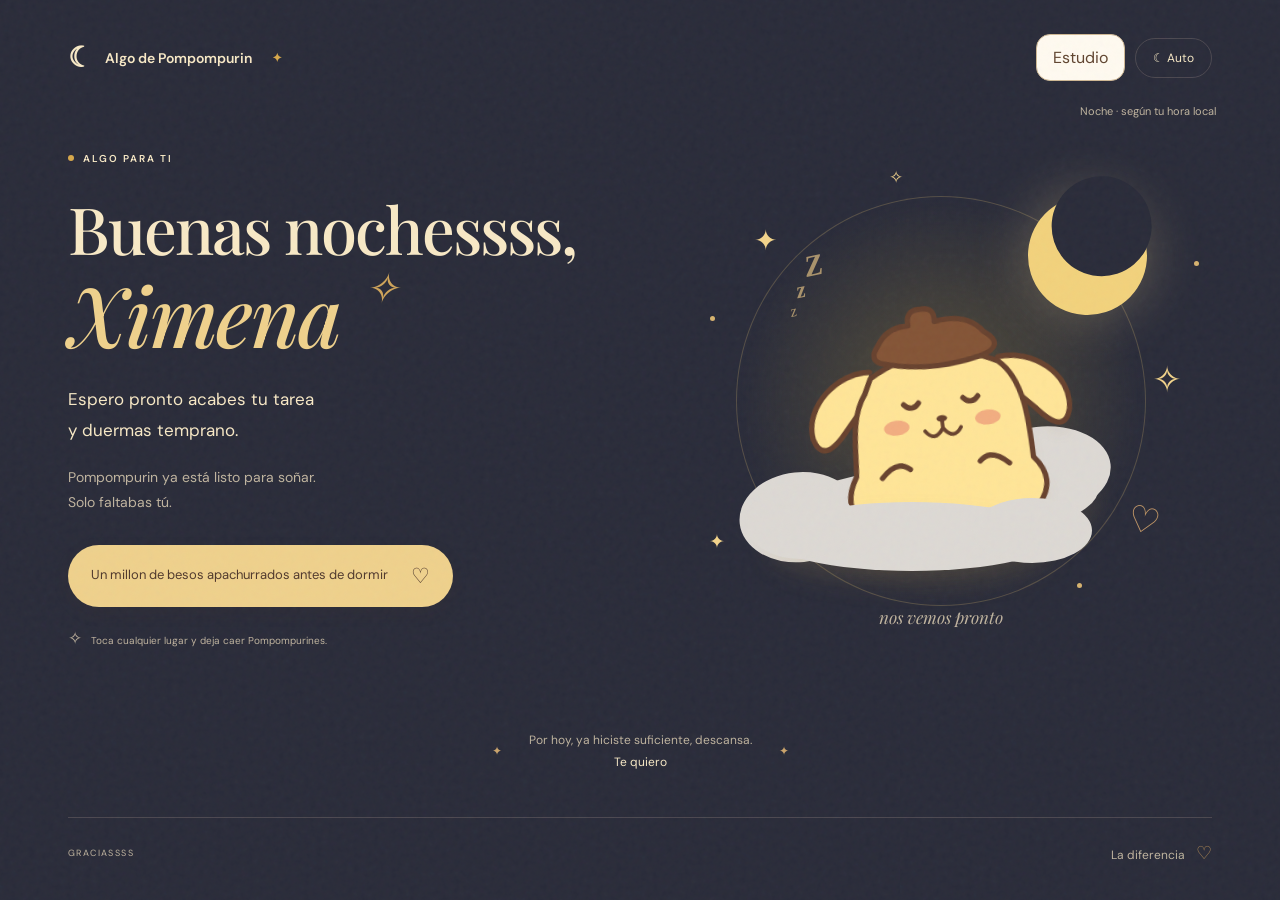
<file: index.html>
<!doctype html>
<html lang="es"><head><meta charset="utf-8"><meta name="viewport" content="width=device-width,initial-scale=1"><meta name="theme-color" content="#fff8e7"><title>Buenas nochessssss, Ximena · Dulces sueños</title><meta name="description" content="Un pequeño rincón de estrellas, música y Pompompurin para desearte buenas noches."><link rel="icon" type="image/svg+xml" href="favicon.svg"><link rel="stylesheet" href="style.css"><link rel="stylesheet" href="estudio.css"></head>
<body>
<svg width="0" height="0" aria-hidden="true" class="definitions"><defs><symbol id="purin" viewBox="0 0 300 290"><g stroke="#68422e" stroke-width="5" stroke-linecap="round" stroke-linejoin="round"><path fill="#ffe597" d="M89 92C61 88 24 116 29 148Q36 174 62 143L79 124M210 92C242 88 277 116 271 148Q264 174 239 143L221 124"/><path fill="#ffe597" d="M82 112C66 133 68 162 65 188Q44 220 77 244L68 260Q77 277 110 260Q150 273 191 260Q225 277 234 260L223 242Q255 217 232 189C232 151 231 115 210 96Q150 64 89 98Z"/><path fill="#845436" d="M104 86Q88 82 100 68Q110 52 130 53Q129 38 143 39Q157 38 155 52Q186 47 200 67Q220 82 194 89Q146 99 104 86Z"/><path fill="none" d="M89 192q16-16 27-5M209 192q-16-16-27-5"/><path fill="none" d="M117 126q7 8 14 0M173 126q7 8 14 0"/><ellipse cx="151" cy="143" rx="5" ry="3" fill="#68422e" stroke="none"/><path fill="none" stroke-width="3.5" d="M151 145v7q-9 13-17 1m17-1q9 13 17 1"/><ellipse cx="108" cy="147" rx="12" ry="7" fill="#f2ad80" stroke="none"/><ellipse cx="194" cy="147" rx="12" ry="7" fill="#f2ad80" stroke="none"/></g></symbol><symbol id="star" viewBox="0 0 24 24"><path d="m12 1 3.1 7.5L23 12l-7.9 3.2L12 23l-3.3-7.8L1 12l7.7-3.5Z" fill="currentColor"/></symbol></defs></svg>
<div class="grain" aria-hidden="true"></div><div id="rain" aria-hidden="true"></div>
<header><a class="brand" href="#" aria-label="Inicio"><span class="brand-icon">☾</span> Algo de Pompompurin<span class="brand-dot">✦</span></a><a class="study-link" href="estudio.html?v=da89c694f4">Estudio</a><button id="night" class="mode" aria-pressed="false">☾ <span>Luz de luna</span></button></header>
<main><section class="hero"><div class="copy"><div class="eyebrow"><span></span> ALGO PARA TI</div><h1>Buenas nochessss,<br><em>Ximena<span class="title-star">✧</span></em></h1><p class="intro">Espero pronto acabes tu tarea <br class="desktop"> y duermas temprano.</p><p class="subcopy">Pompompurin ya está listo para soñar.<br>Solo faltabas tú.</p><button class="primary" id="wish">Un millon de besos apachurrados antes de dormir <span>♡</span></button><div class="tap-hint"><span>✧</span> Toca cualquier lugar y deja caer Pompompurines.</div></div>
<div class="art" role="img" aria-label="Pompompurin descansando sobre una nube, rodeado de estrellas y una luna creciente"><div class="orbit"></div><div class="moon"></div><span class="art-star s1">✦</span><span class="art-star s2">✧</span><span class="art-star s3">✦</span><span class="art-star s4">✧</span><span class="dot d1"></span><span class="dot d2"></span><span class="dot d3"></span><span class="sleep">z <b>z</b> <strong>Z</strong></span><div class="cloud cloud-back"></div><svg class="main-purin" viewBox="0 0 300 290"><use href="#purin"/></svg><div class="cloud cloud-front"></div><span class="little-heart">♡</span><span class="art-note">nos vemos pronto</span></div></section>
<audio id="audio" preload="auto" autoplay loop hidden aria-hidden="true"></audio>
<div class="closing"><span>✦</span><p>Por hoy, ya hiciste suficiente, descansa.<br><strong>Te quiero</strong></p><span>✦</span></div></main>
<footer><span>GRACIASSSS</span><span>La diferencia <span class="footer-heart">♡</span></span></footer>
<dialog id="letter"><button id="close" aria-label="Cerrar mensaje">×</button>
    <div class="letter-star">☾</div>
    <p class="eyebrow">UN BESO APACHURRADO PARA TI</p>
    <h2>Descansa bonito,<br>Ximena.</h2>
    <p>Gracias por compartir música, tiempo, espacio y vida conmigo</p>
    <svg viewBox="0 0 300 290">
        <use href="#purin"/>
    </svg>
    <p class="signature">Estoy muy agradecido</p>
</dialog><script src="music-config.js"></script><script src="app.js"></script><script src="scene.js"></script></body></html>
</file>
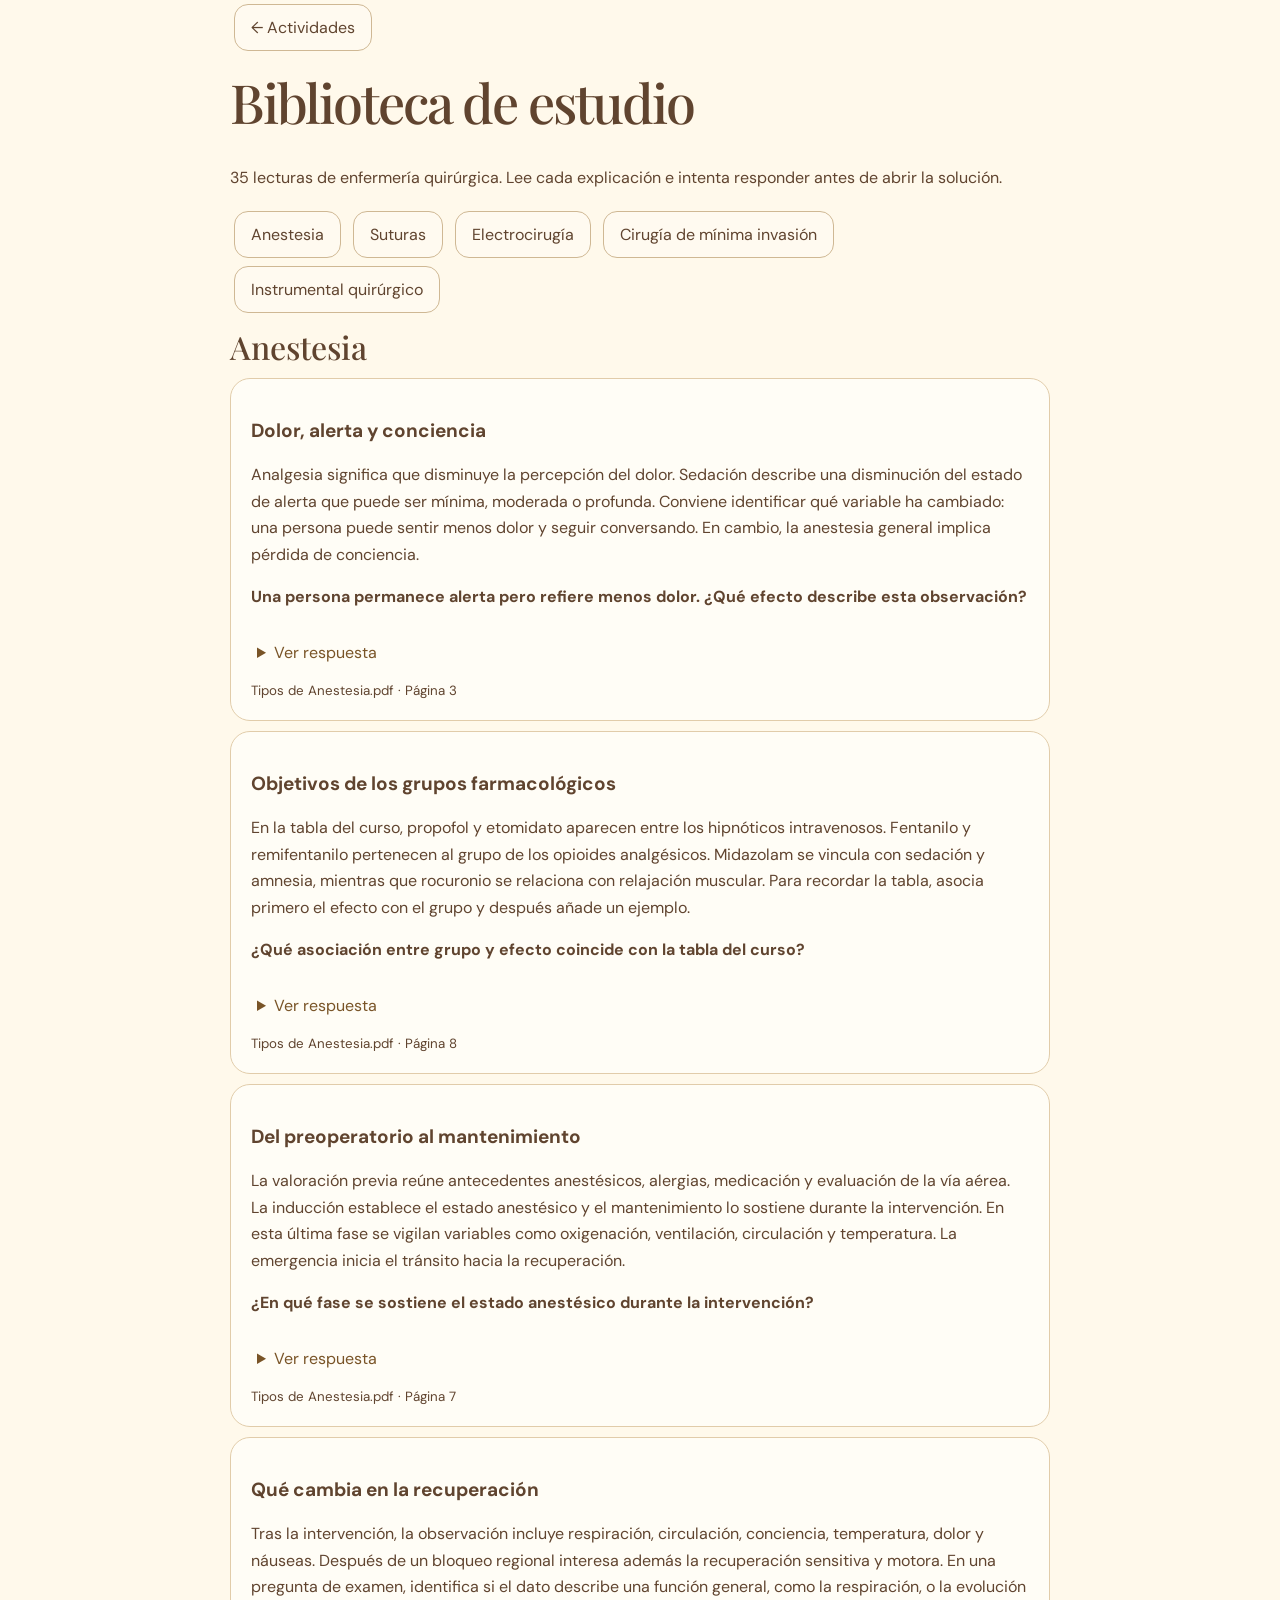
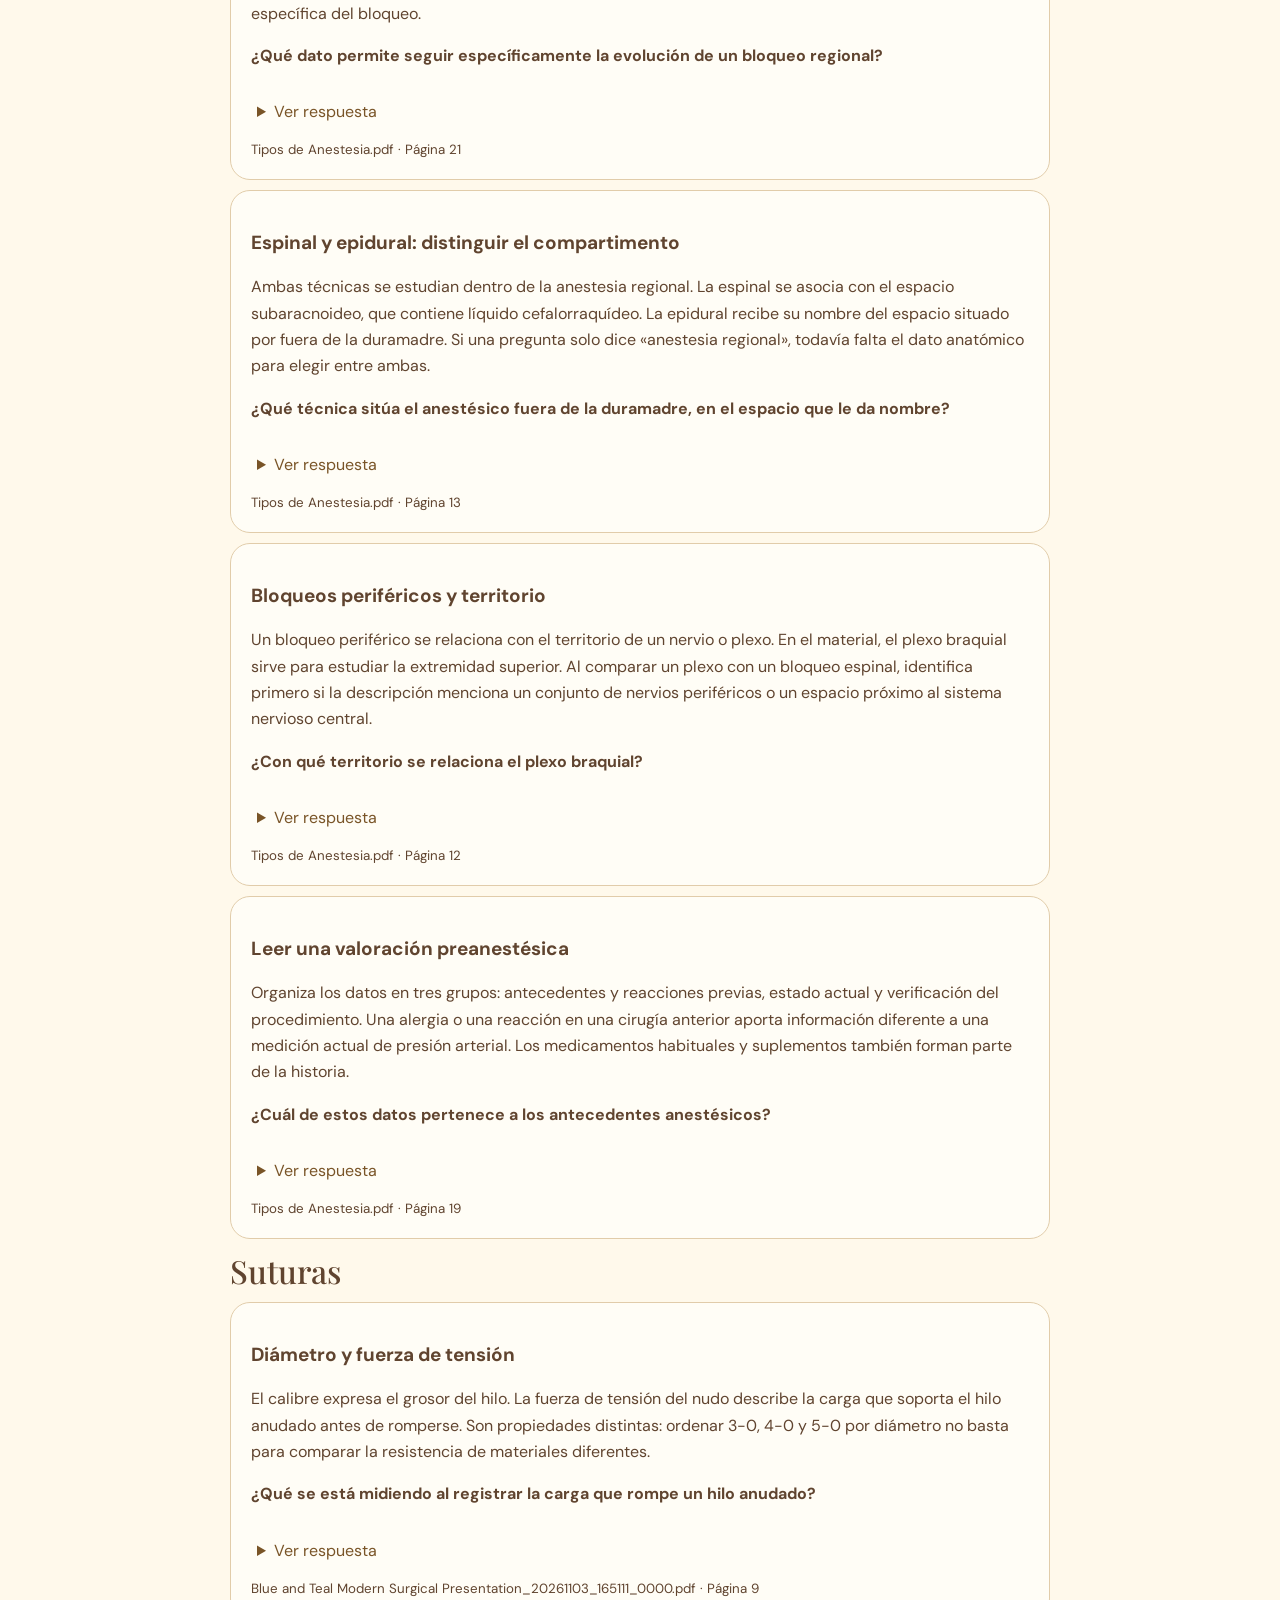
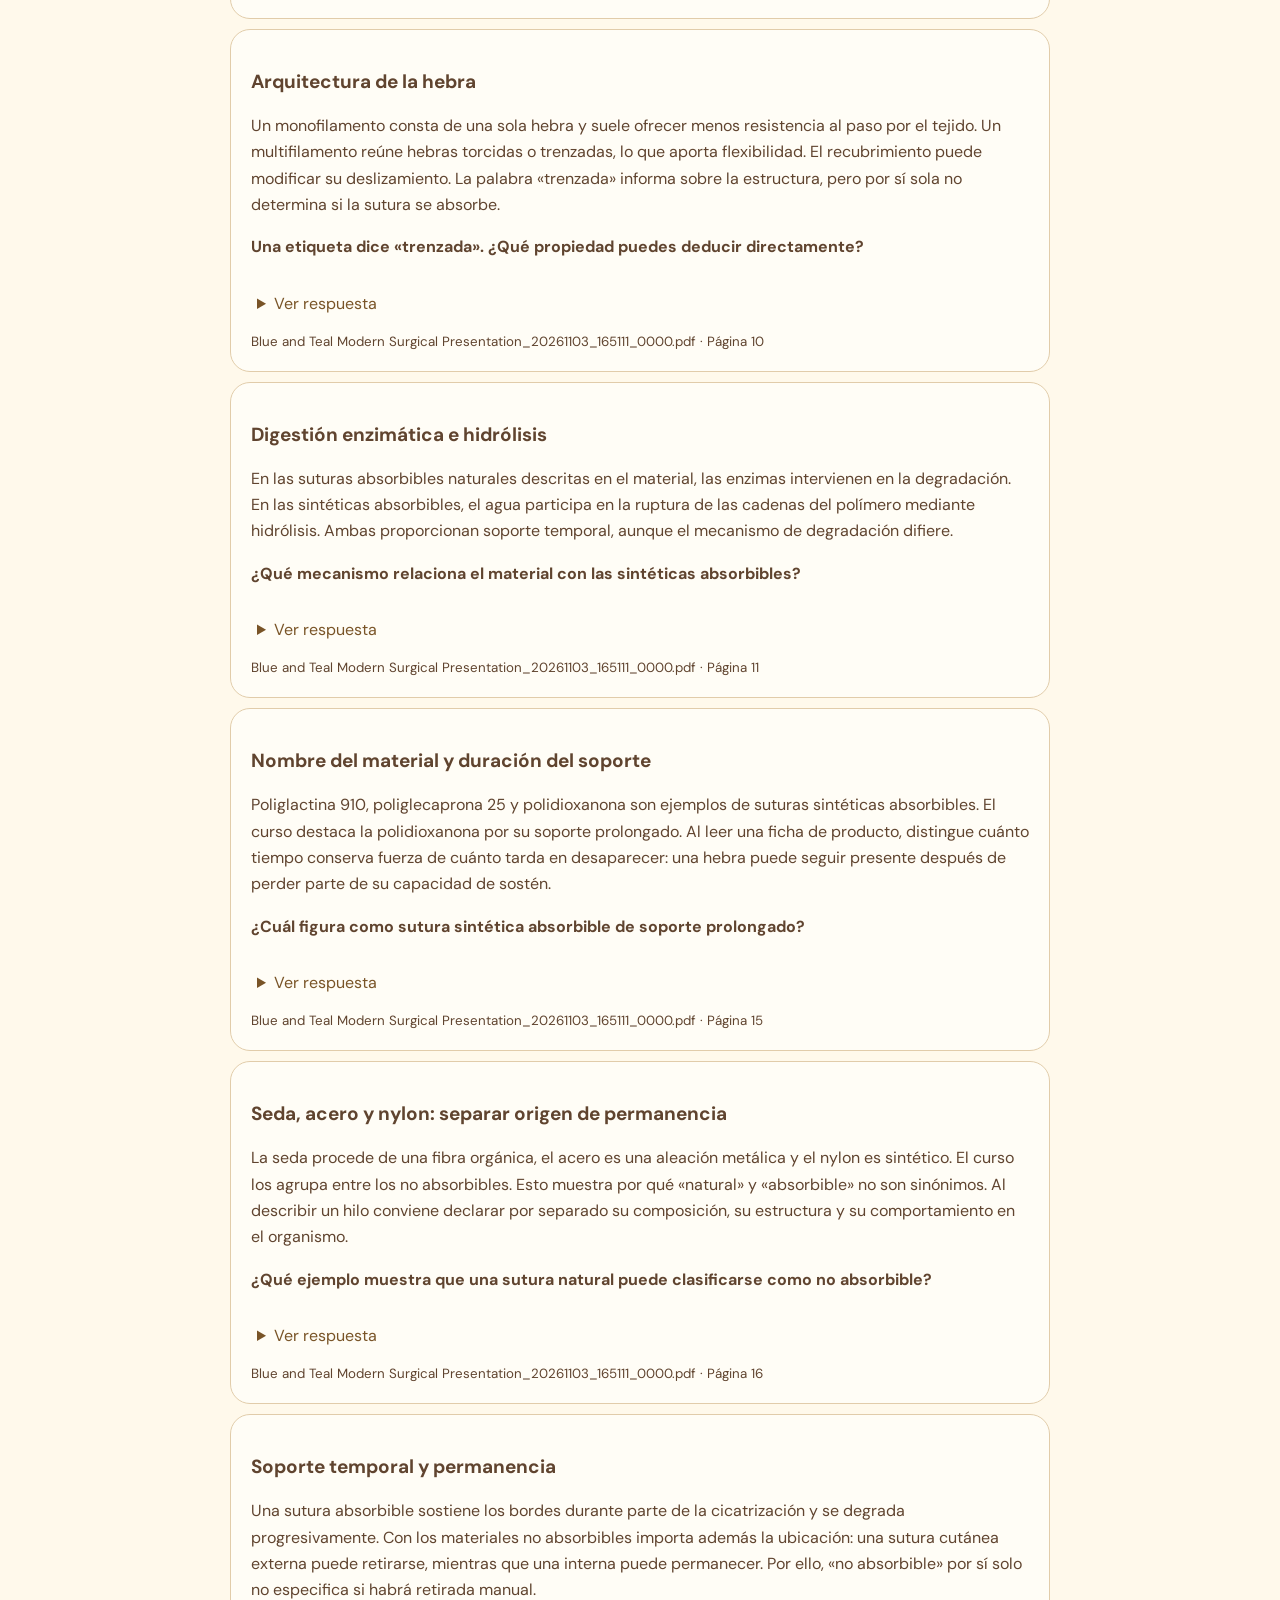
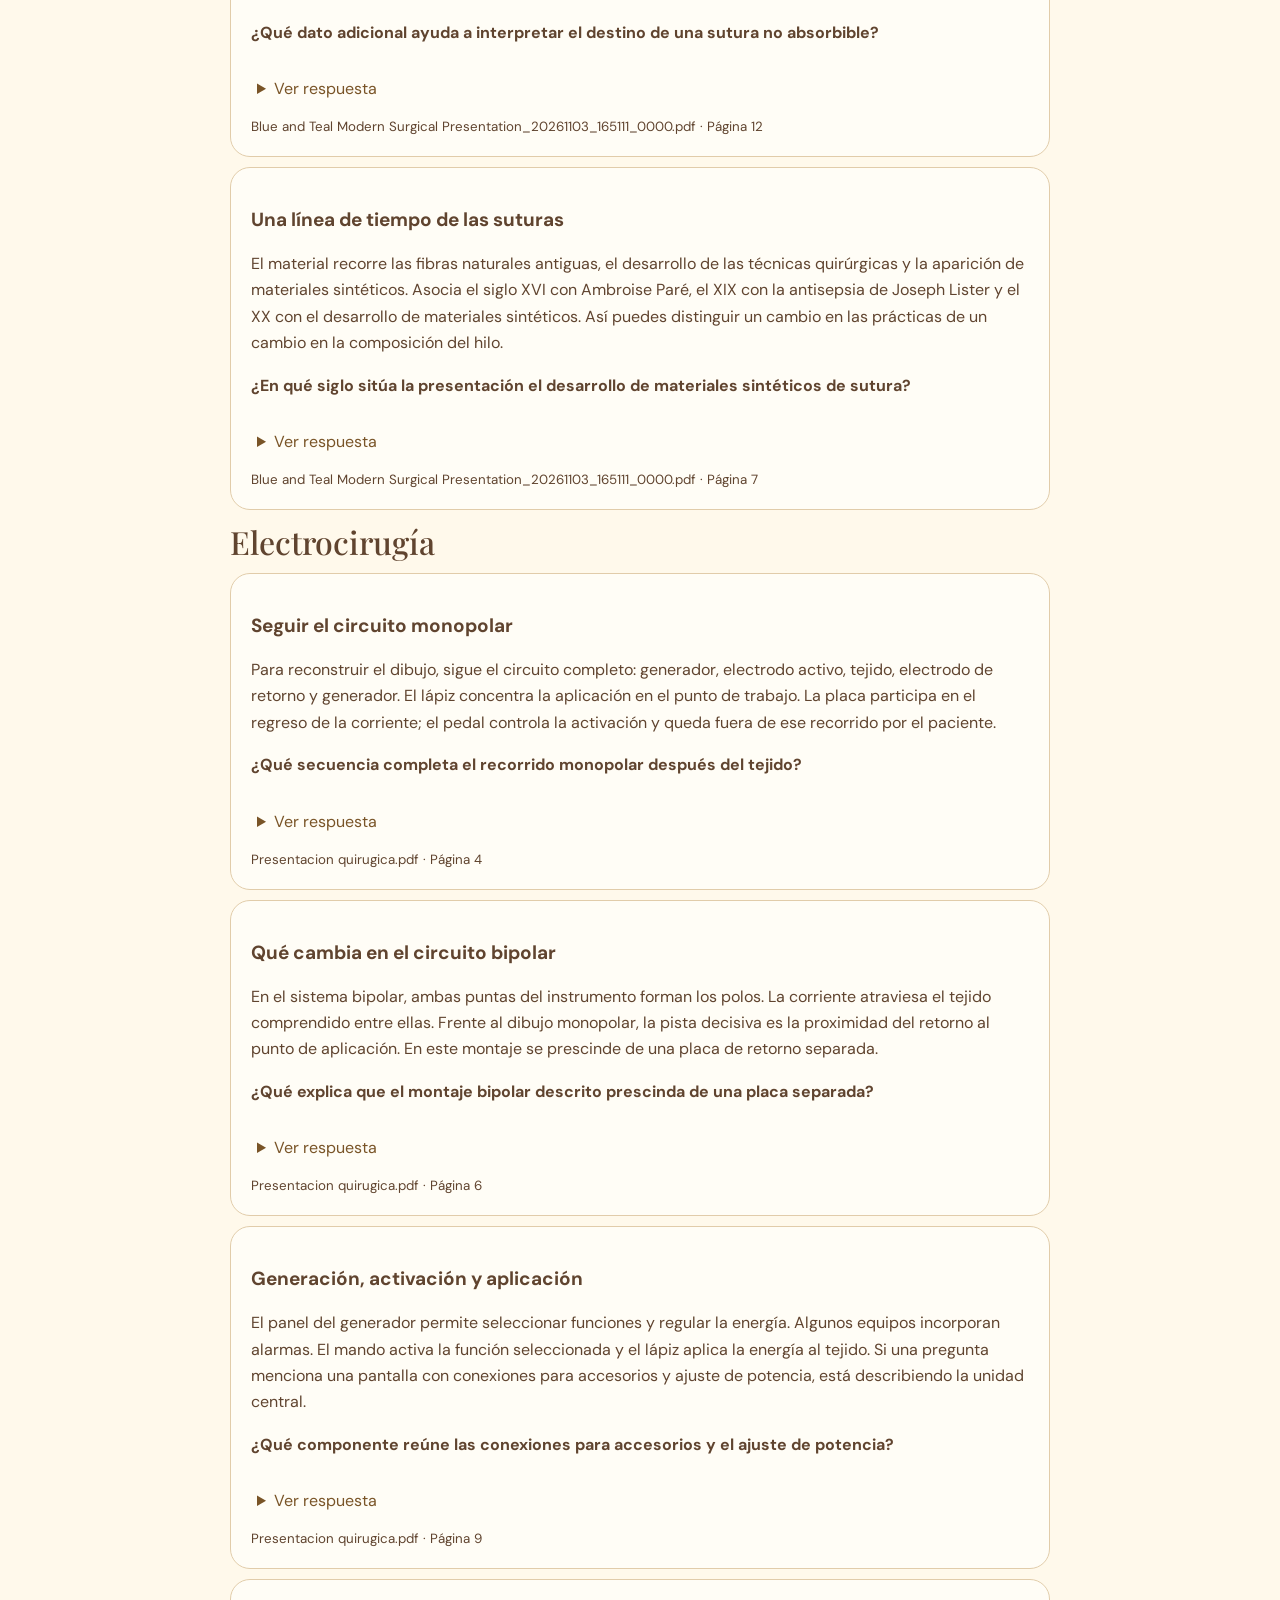
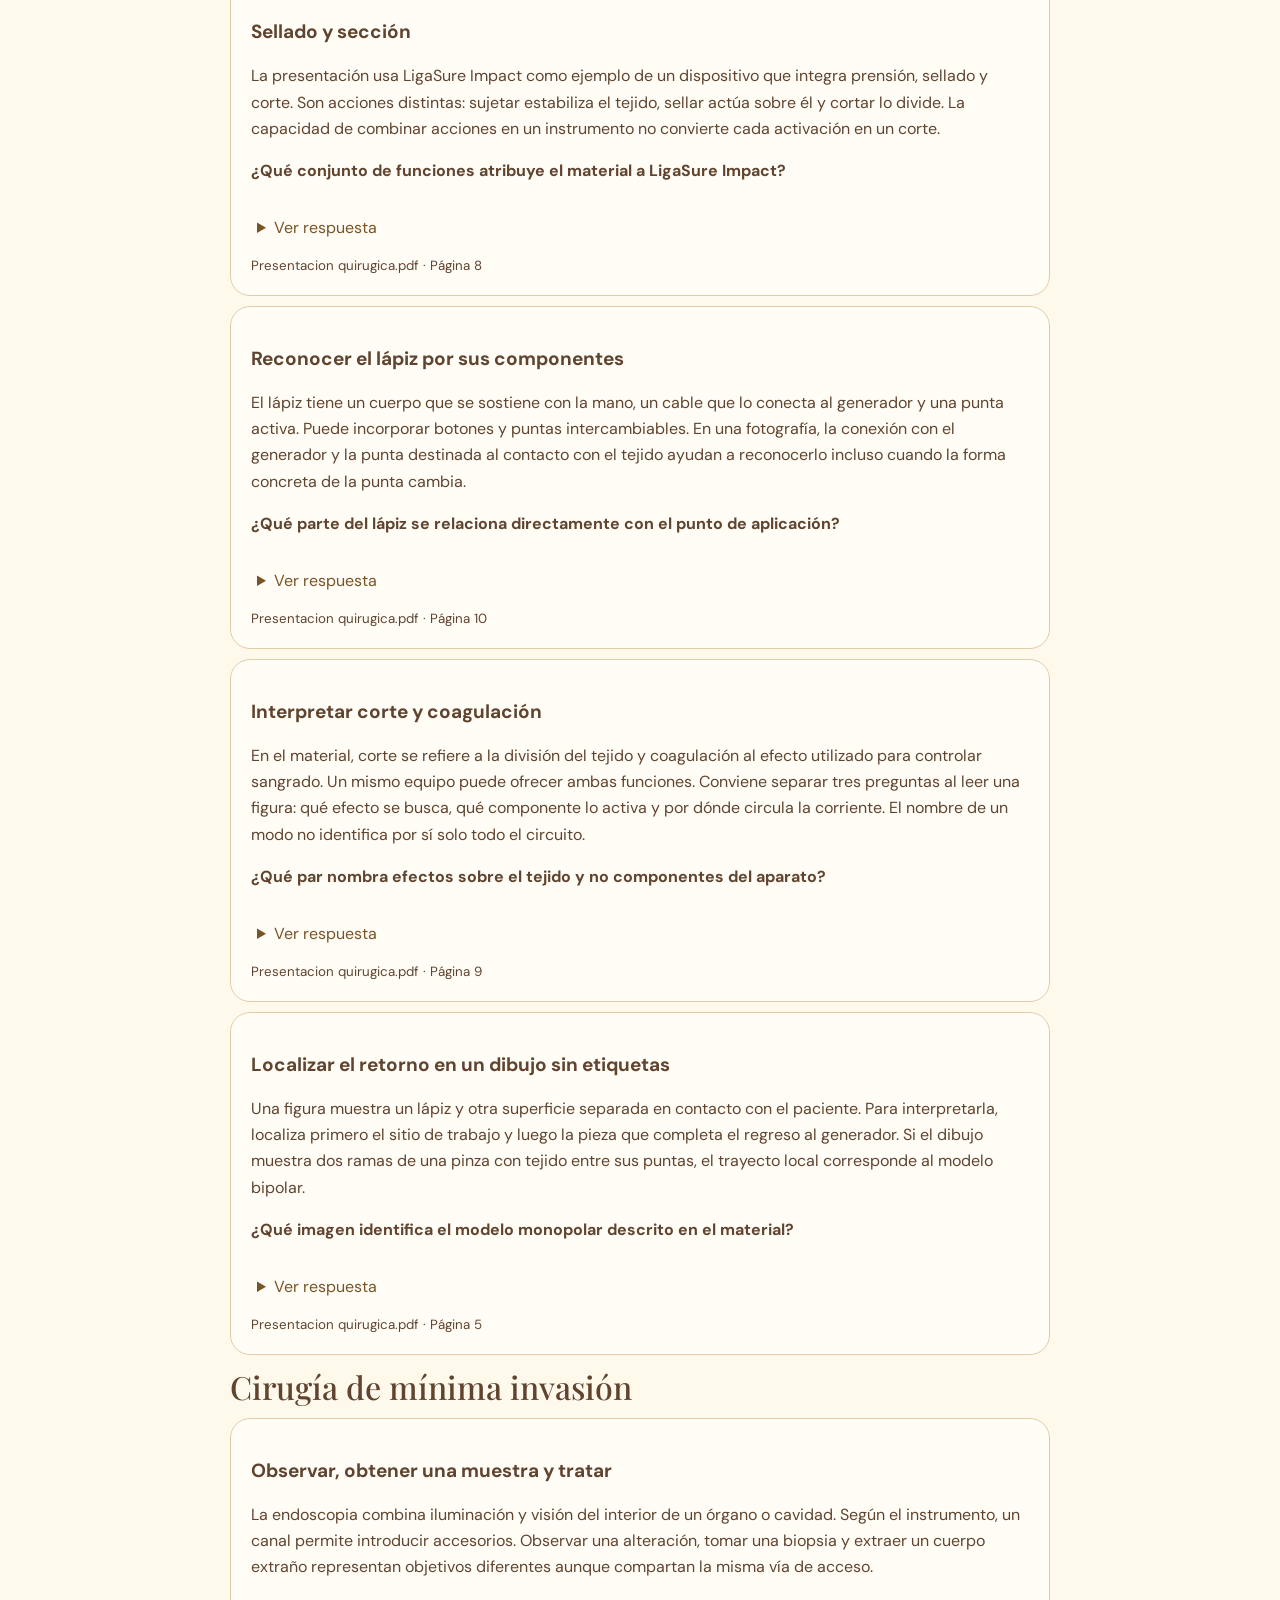
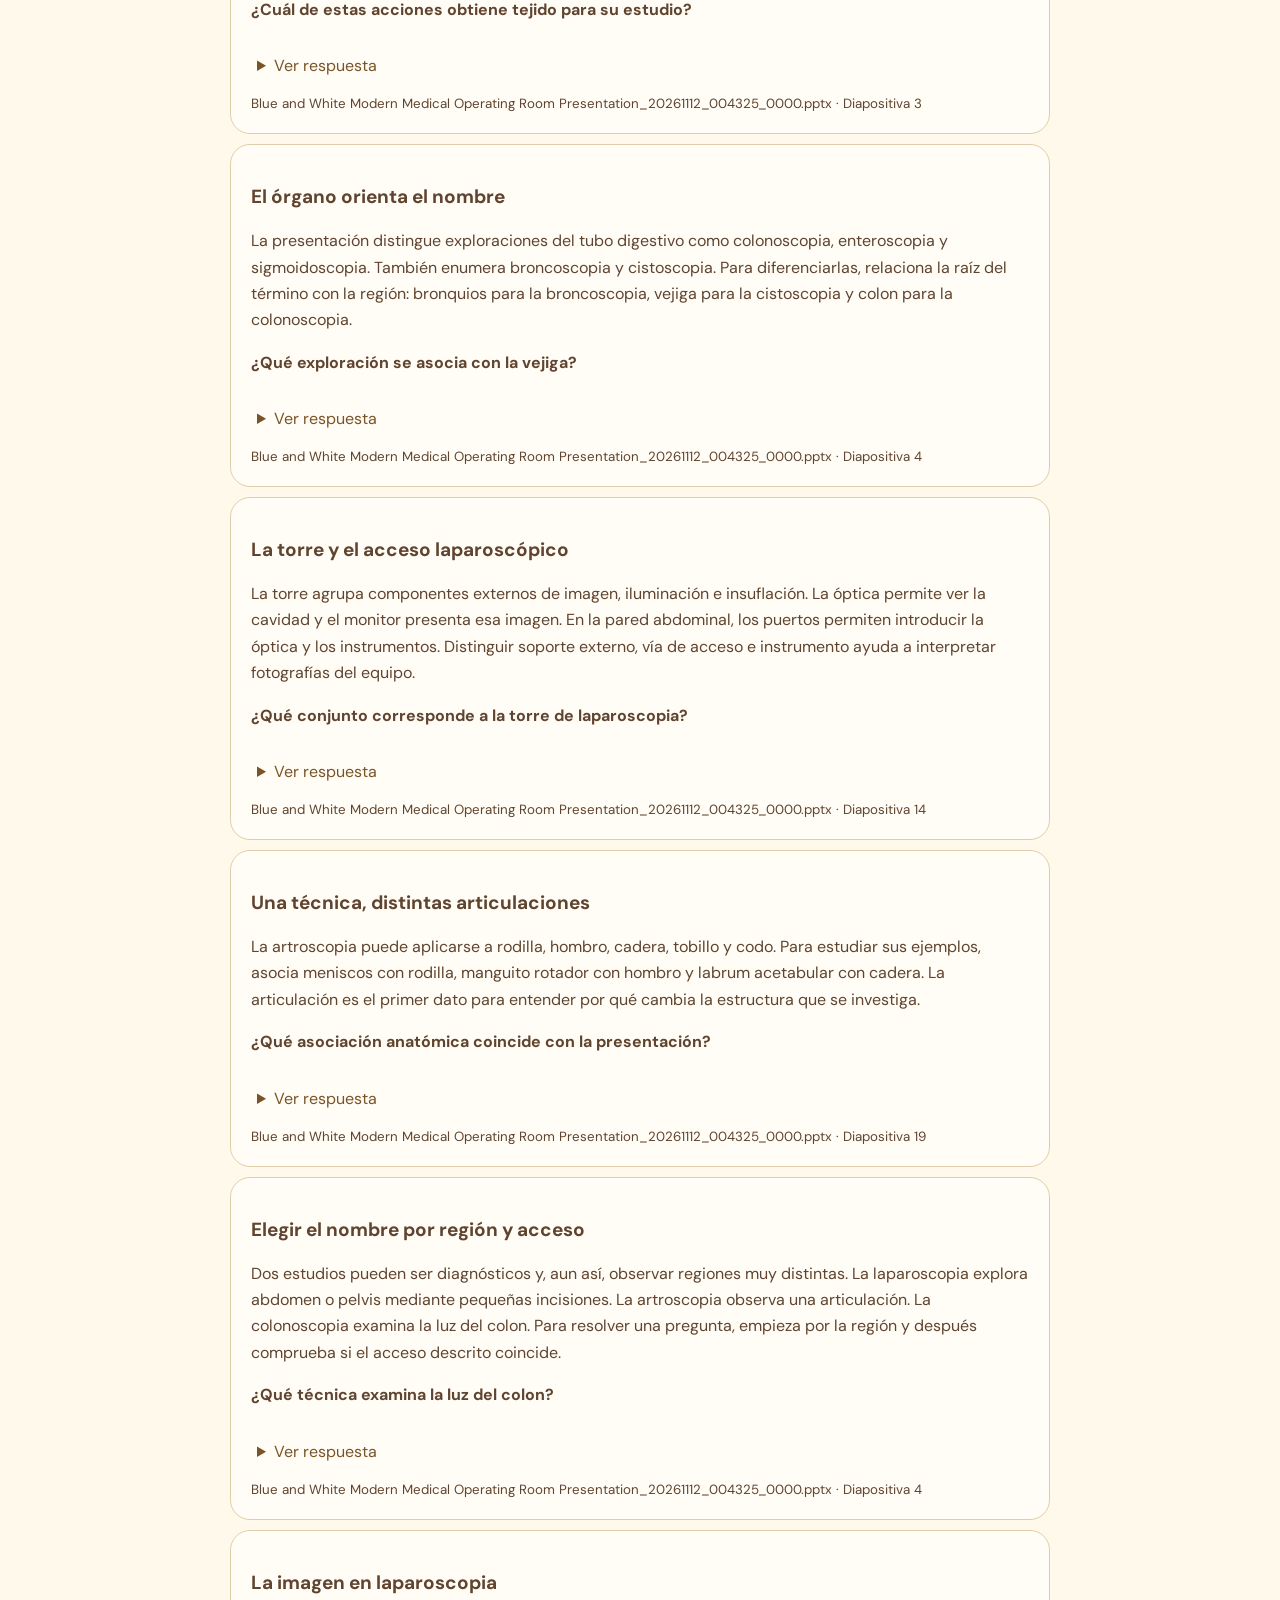
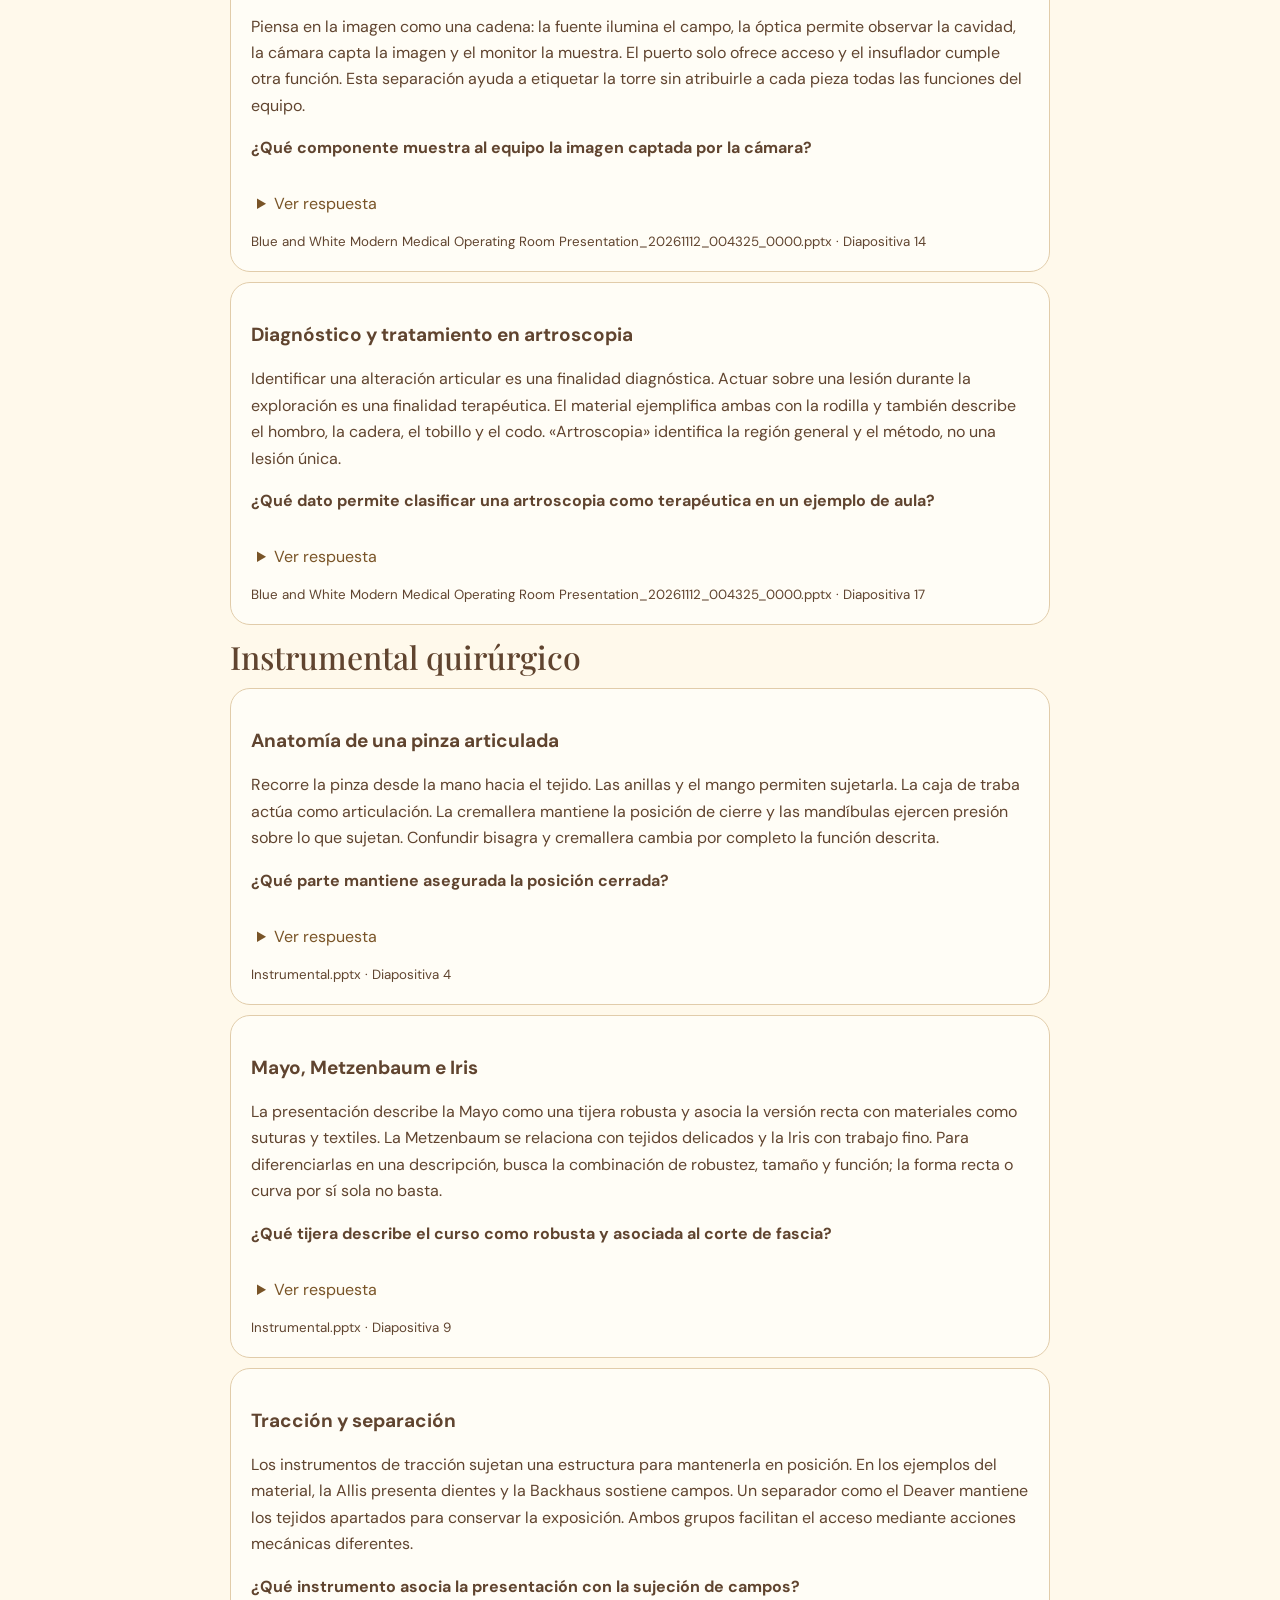
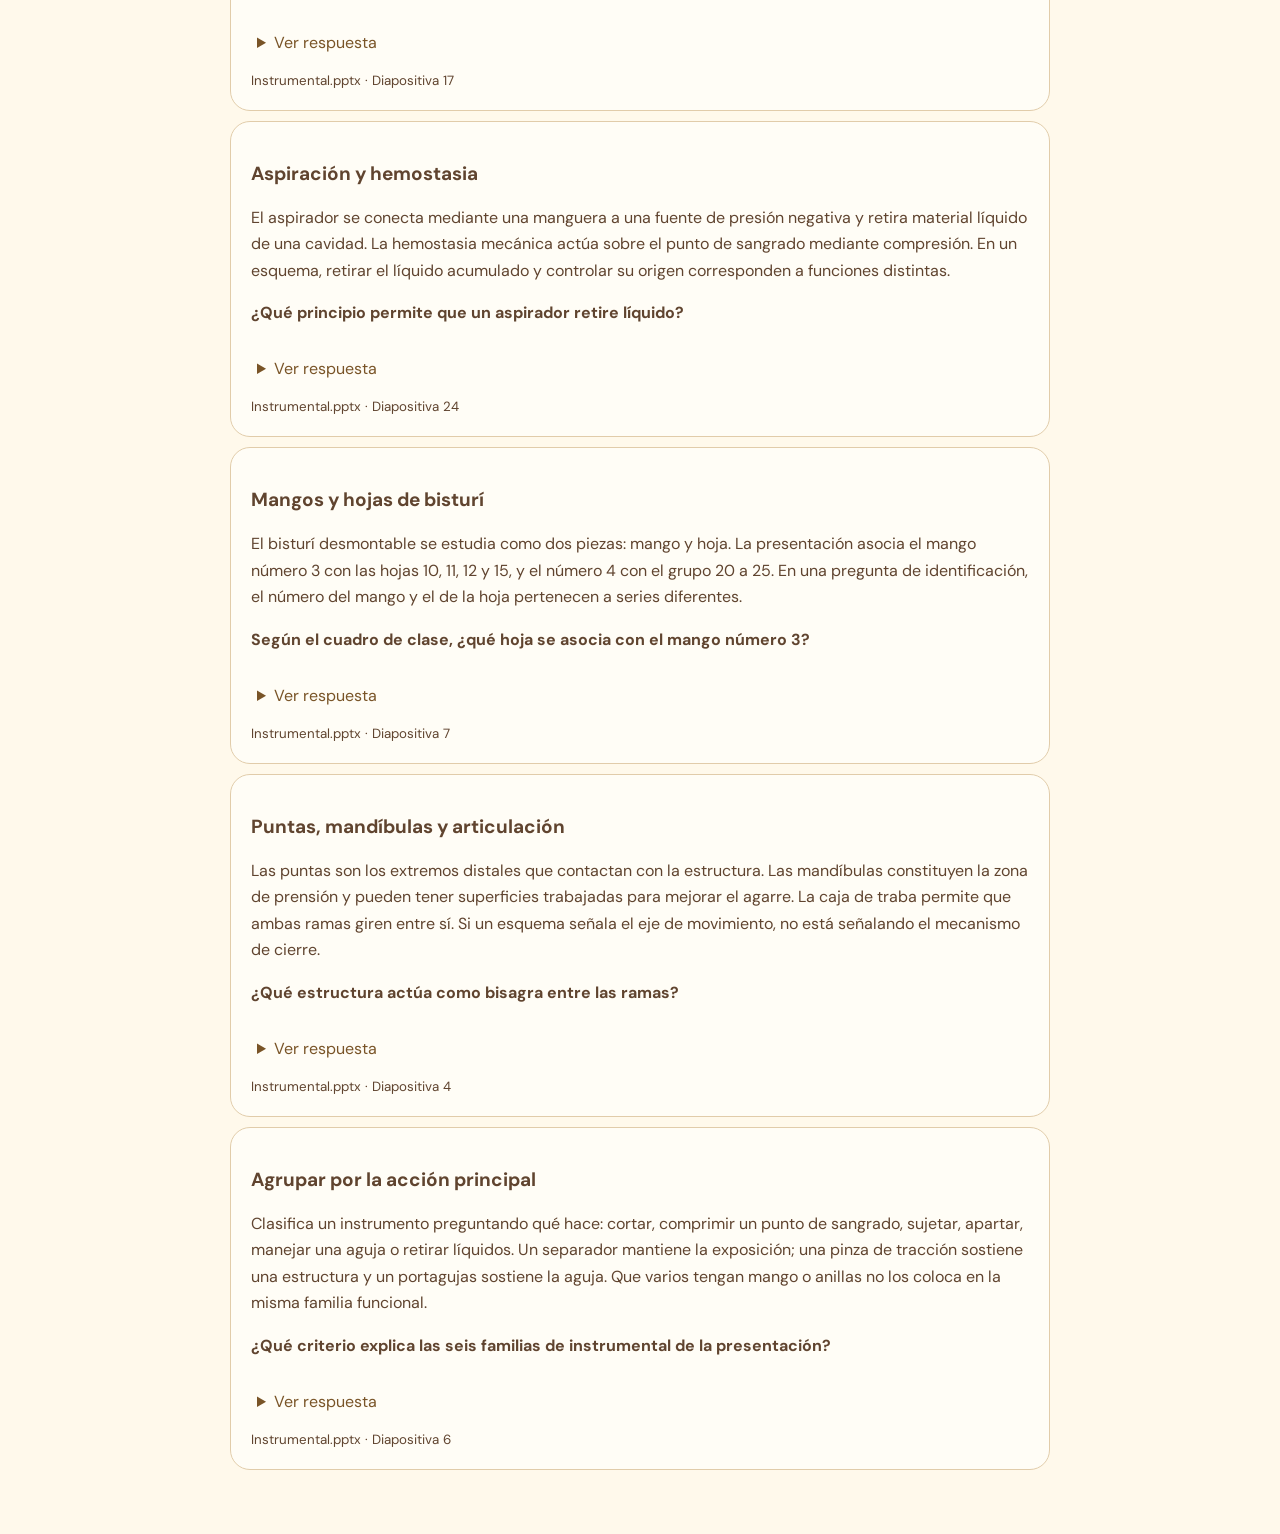
<file: biblioteca.html>
<!doctype html><html lang="es"><meta charset="utf-8"><meta name="viewport" content="width=device-width, initial-scale=1"><title>Biblioteca de estudio · Ximena</title><link rel="icon" href="favicon.svg"><link rel="stylesheet" href="style.css"><link rel="stylesheet" href="estudio.css"><main class="study"><a class="study-link" href="estudio.html">← Actividades</a><h1>Biblioteca de estudio</h1><p>35 lecturas de enfermería quirúrgica. Lee cada explicación e intenta responder antes de abrir la solución.</p><nav aria-label="Temas">
<a class="study-link" href="#tema-1">Anestesia</a>
<a class="study-link" href="#tema-2">Suturas</a>
<a class="study-link" href="#tema-3">Electrocirugía</a>
<a class="study-link" href="#tema-4">Cirugía de mínima invasión</a>
<a class="study-link" href="#tema-5">Instrumental quirúrgico</a>
</nav>
<section id="tema-1"><h2>Anestesia</h2>
<article><h3>Dolor, alerta y conciencia</h3><p>Analgesia significa que disminuye la percepción del dolor. Sedación describe una disminución del estado de alerta que puede ser mínima, moderada o profunda. Conviene identificar qué variable ha cambiado: una persona puede sentir menos dolor y seguir conversando. En cambio, la anestesia general implica pérdida de conciencia.</p><p><b>Una persona permanece alerta pero refiere menos dolor. ¿Qué efecto describe esta observación?</b></p><details><summary>Ver respuesta</summary><p>Analgesia</p></details><small>Tipos de Anestesia.pdf · Página 3</small></article>
<article><h3>Objetivos de los grupos farmacológicos</h3><p>En la tabla del curso, propofol y etomidato aparecen entre los hipnóticos intravenosos. Fentanilo y remifentanilo pertenecen al grupo de los opioides analgésicos. Midazolam se vincula con sedación y amnesia, mientras que rocuronio se relaciona con relajación muscular. Para recordar la tabla, asocia primero el efecto con el grupo y después añade un ejemplo.</p><p><b>¿Qué asociación entre grupo y efecto coincide con la tabla del curso?</b></p><details><summary>Ver respuesta</summary><p>Hipnóticos intravenosos e inducción de inconsciencia</p></details><small>Tipos de Anestesia.pdf · Página 8</small></article>
<article><h3>Del preoperatorio al mantenimiento</h3><p>La valoración previa reúne antecedentes anestésicos, alergias, medicación y evaluación de la vía aérea. La inducción establece el estado anestésico y el mantenimiento lo sostiene durante la intervención. En esta última fase se vigilan variables como oxigenación, ventilación, circulación y temperatura. La emergencia inicia el tránsito hacia la recuperación.</p><p><b>¿En qué fase se sostiene el estado anestésico durante la intervención?</b></p><details><summary>Ver respuesta</summary><p>Mantenimiento</p></details><small>Tipos de Anestesia.pdf · Página 7</small></article>
<article><h3>Qué cambia en la recuperación</h3><p>Tras la intervención, la observación incluye respiración, circulación, conciencia, temperatura, dolor y náuseas. Después de un bloqueo regional interesa además la recuperación sensitiva y motora. En una pregunta de examen, identifica si el dato describe una función general, como la respiración, o la evolución específica del bloqueo.</p><p><b>¿Qué dato permite seguir específicamente la evolución de un bloqueo regional?</b></p><details><summary>Ver respuesta</summary><p>Retorno de sensibilidad y movimiento</p></details><small>Tipos de Anestesia.pdf · Página 21</small></article>
<article><h3>Espinal y epidural: distinguir el compartimento</h3><p>Ambas técnicas se estudian dentro de la anestesia regional. La espinal se asocia con el espacio subaracnoideo, que contiene líquido cefalorraquídeo. La epidural recibe su nombre del espacio situado por fuera de la duramadre. Si una pregunta solo dice «anestesia regional», todavía falta el dato anatómico para elegir entre ambas.</p><p><b>¿Qué técnica sitúa el anestésico fuera de la duramadre, en el espacio que le da nombre?</b></p><details><summary>Ver respuesta</summary><p>Epidural</p></details><small>Tipos de Anestesia.pdf · Página 13</small></article>
<article><h3>Bloqueos periféricos y territorio</h3><p>Un bloqueo periférico se relaciona con el territorio de un nervio o plexo. En el material, el plexo braquial sirve para estudiar la extremidad superior. Al comparar un plexo con un bloqueo espinal, identifica primero si la descripción menciona un conjunto de nervios periféricos o un espacio próximo al sistema nervioso central.</p><p><b>¿Con qué territorio se relaciona el plexo braquial?</b></p><details><summary>Ver respuesta</summary><p>Extremidad superior</p></details><small>Tipos de Anestesia.pdf · Página 12</small></article>
<article><h3>Leer una valoración preanestésica</h3><p>Organiza los datos en tres grupos: antecedentes y reacciones previas, estado actual y verificación del procedimiento. Una alergia o una reacción en una cirugía anterior aporta información diferente a una medición actual de presión arterial. Los medicamentos habituales y suplementos también forman parte de la historia.</p><p><b>¿Cuál de estos datos pertenece a los antecedentes anestésicos?</b></p><details><summary>Ver respuesta</summary><p>Reacción ocurrida durante una anestesia previa</p></details><small>Tipos de Anestesia.pdf · Página 19</small></article>
</section>
<section id="tema-2"><h2>Suturas</h2>
<article><h3>Diámetro y fuerza de tensión</h3><p>El calibre expresa el grosor del hilo. La fuerza de tensión del nudo describe la carga que soporta el hilo anudado antes de romperse. Son propiedades distintas: ordenar 3-0, 4-0 y 5-0 por diámetro no basta para comparar la resistencia de materiales diferentes.</p><p><b>¿Qué se está midiendo al registrar la carga que rompe un hilo anudado?</b></p><details><summary>Ver respuesta</summary><p>Fuerza de tensión del nudo</p></details><small>Blue and Teal Modern Surgical Presentation_20261103_165111_0000.pdf · Página 9</small></article>
<article><h3>Arquitectura de la hebra</h3><p>Un monofilamento consta de una sola hebra y suele ofrecer menos resistencia al paso por el tejido. Un multifilamento reúne hebras torcidas o trenzadas, lo que aporta flexibilidad. El recubrimiento puede modificar su deslizamiento. La palabra «trenzada» informa sobre la estructura, pero por sí sola no determina si la sutura se absorbe.</p><p><b>Una etiqueta dice «trenzada». ¿Qué propiedad puedes deducir directamente?</b></p><details><summary>Ver respuesta</summary><p>La estructura multifilamento</p></details><small>Blue and Teal Modern Surgical Presentation_20261103_165111_0000.pdf · Página 10</small></article>
<article><h3>Digestión enzimática e hidrólisis</h3><p>En las suturas absorbibles naturales descritas en el material, las enzimas intervienen en la degradación. En las sintéticas absorbibles, el agua participa en la ruptura de las cadenas del polímero mediante hidrólisis. Ambas proporcionan soporte temporal, aunque el mecanismo de degradación difiere.</p><p><b>¿Qué mecanismo relaciona el material con las sintéticas absorbibles?</b></p><details><summary>Ver respuesta</summary><p>Hidrólisis</p></details><small>Blue and Teal Modern Surgical Presentation_20261103_165111_0000.pdf · Página 11</small></article>
<article><h3>Nombre del material y duración del soporte</h3><p>Poliglactina 910, poliglecaprona 25 y polidioxanona son ejemplos de suturas sintéticas absorbibles. El curso destaca la polidioxanona por su soporte prolongado. Al leer una ficha de producto, distingue cuánto tiempo conserva fuerza de cuánto tarda en desaparecer: una hebra puede seguir presente después de perder parte de su capacidad de sostén.</p><p><b>¿Cuál figura como sutura sintética absorbible de soporte prolongado?</b></p><details><summary>Ver respuesta</summary><p>Polidioxanona</p></details><small>Blue and Teal Modern Surgical Presentation_20261103_165111_0000.pdf · Página 15</small></article>
<article><h3>Seda, acero y nylon: separar origen de permanencia</h3><p>La seda procede de una fibra orgánica, el acero es una aleación metálica y el nylon es sintético. El curso los agrupa entre los no absorbibles. Esto muestra por qué «natural» y «absorbible» no son sinónimos. Al describir un hilo conviene declarar por separado su composición, su estructura y su comportamiento en el organismo.</p><p><b>¿Qué ejemplo muestra que una sutura natural puede clasificarse como no absorbible?</b></p><details><summary>Ver respuesta</summary><p>Seda quirúrgica</p></details><small>Blue and Teal Modern Surgical Presentation_20261103_165111_0000.pdf · Página 16</small></article>
<article><h3>Soporte temporal y permanencia</h3><p>Una sutura absorbible sostiene los bordes durante parte de la cicatrización y se degrada progresivamente. Con los materiales no absorbibles importa además la ubicación: una sutura cutánea externa puede retirarse, mientras que una interna puede permanecer. Por ello, «no absorbible» por sí solo no especifica si habrá retirada manual.</p><p><b>¿Qué dato adicional ayuda a interpretar el destino de una sutura no absorbible?</b></p><details><summary>Ver respuesta</summary><p>Si queda externa o interna</p></details><small>Blue and Teal Modern Surgical Presentation_20261103_165111_0000.pdf · Página 12</small></article>
<article><h3>Una línea de tiempo de las suturas</h3><p>El material recorre las fibras naturales antiguas, el desarrollo de las técnicas quirúrgicas y la aparición de materiales sintéticos. Asocia el siglo XVI con Ambroise Paré, el XIX con la antisepsia de Joseph Lister y el XX con el desarrollo de materiales sintéticos. Así puedes distinguir un cambio en las prácticas de un cambio en la composición del hilo.</p><p><b>¿En qué siglo sitúa la presentación el desarrollo de materiales sintéticos de sutura?</b></p><details><summary>Ver respuesta</summary><p>Siglo XX</p></details><small>Blue and Teal Modern Surgical Presentation_20261103_165111_0000.pdf · Página 7</small></article>
</section>
<section id="tema-3"><h2>Electrocirugía</h2>
<article><h3>Seguir el circuito monopolar</h3><p>Para reconstruir el dibujo, sigue el circuito completo: generador, electrodo activo, tejido, electrodo de retorno y generador. El lápiz concentra la aplicación en el punto de trabajo. La placa participa en el regreso de la corriente; el pedal controla la activación y queda fuera de ese recorrido por el paciente.</p><p><b>¿Qué secuencia completa el recorrido monopolar después del tejido?</b></p><details><summary>Ver respuesta</summary><p>Electrodo de retorno y generador</p></details><small>Presentacion quirugica.pdf · Página 4</small></article>
<article><h3>Qué cambia en el circuito bipolar</h3><p>En el sistema bipolar, ambas puntas del instrumento forman los polos. La corriente atraviesa el tejido comprendido entre ellas. Frente al dibujo monopolar, la pista decisiva es la proximidad del retorno al punto de aplicación. En este montaje se prescinde de una placa de retorno separada.</p><p><b>¿Qué explica que el montaje bipolar descrito prescinda de una placa separada?</b></p><details><summary>Ver respuesta</summary><p>Las dos puntas forman los polos del circuito</p></details><small>Presentacion quirugica.pdf · Página 6</small></article>
<article><h3>Generación, activación y aplicación</h3><p>El panel del generador permite seleccionar funciones y regular la energía. Algunos equipos incorporan alarmas. El mando activa la función seleccionada y el lápiz aplica la energía al tejido. Si una pregunta menciona una pantalla con conexiones para accesorios y ajuste de potencia, está describiendo la unidad central.</p><p><b>¿Qué componente reúne las conexiones para accesorios y el ajuste de potencia?</b></p><details><summary>Ver respuesta</summary><p>Generador</p></details><small>Presentacion quirugica.pdf · Página 9</small></article>
<article><h3>Sellado y sección</h3><p>La presentación usa LigaSure Impact como ejemplo de un dispositivo que integra prensión, sellado y corte. Son acciones distintas: sujetar estabiliza el tejido, sellar actúa sobre él y cortar lo divide. La capacidad de combinar acciones en un instrumento no convierte cada activación en un corte.</p><p><b>¿Qué conjunto de funciones atribuye el material a LigaSure Impact?</b></p><details><summary>Ver respuesta</summary><p>Sujetar, sellar y cortar</p></details><small>Presentacion quirugica.pdf · Página 8</small></article>
<article><h3>Reconocer el lápiz por sus componentes</h3><p>El lápiz tiene un cuerpo que se sostiene con la mano, un cable que lo conecta al generador y una punta activa. Puede incorporar botones y puntas intercambiables. En una fotografía, la conexión con el generador y la punta destinada al contacto con el tejido ayudan a reconocerlo incluso cuando la forma concreta de la punta cambia.</p><p><b>¿Qué parte del lápiz se relaciona directamente con el punto de aplicación?</b></p><details><summary>Ver respuesta</summary><p>Punta activa</p></details><small>Presentacion quirugica.pdf · Página 10</small></article>
<article><h3>Interpretar corte y coagulación</h3><p>En el material, corte se refiere a la división del tejido y coagulación al efecto utilizado para controlar sangrado. Un mismo equipo puede ofrecer ambas funciones. Conviene separar tres preguntas al leer una figura: qué efecto se busca, qué componente lo activa y por dónde circula la corriente. El nombre de un modo no identifica por sí solo todo el circuito.</p><p><b>¿Qué par nombra efectos sobre el tejido y no componentes del aparato?</b></p><details><summary>Ver respuesta</summary><p>Corte y coagulación</p></details><small>Presentacion quirugica.pdf · Página 9</small></article>
<article><h3>Localizar el retorno en un dibujo sin etiquetas</h3><p>Una figura muestra un lápiz y otra superficie separada en contacto con el paciente. Para interpretarla, localiza primero el sitio de trabajo y luego la pieza que completa el regreso al generador. Si el dibujo muestra dos ramas de una pinza con tejido entre sus puntas, el trayecto local corresponde al modelo bipolar.</p><p><b>¿Qué imagen identifica el modelo monopolar descrito en el material?</b></p><details><summary>Ver respuesta</summary><p>Lápiz activo y placa de retorno separada</p></details><small>Presentacion quirugica.pdf · Página 5</small></article>
</section>
<section id="tema-4"><h2>Cirugía de mínima invasión</h2>
<article><h3>Observar, obtener una muestra y tratar</h3><p>La endoscopia combina iluminación y visión del interior de un órgano o cavidad. Según el instrumento, un canal permite introducir accesorios. Observar una alteración, tomar una biopsia y extraer un cuerpo extraño representan objetivos diferentes aunque compartan la misma vía de acceso.</p><p><b>¿Cuál de estas acciones obtiene tejido para su estudio?</b></p><details><summary>Ver respuesta</summary><p>Tomar una biopsia</p></details><small>Blue and White Modern Medical Operating Room Presentation_20261112_004325_0000.pptx · Diapositiva 3</small></article>
<article><h3>El órgano orienta el nombre</h3><p>La presentación distingue exploraciones del tubo digestivo como colonoscopia, enteroscopia y sigmoidoscopia. También enumera broncoscopia y cistoscopia. Para diferenciarlas, relaciona la raíz del término con la región: bronquios para la broncoscopia, vejiga para la cistoscopia y colon para la colonoscopia.</p><p><b>¿Qué exploración se asocia con la vejiga?</b></p><details><summary>Ver respuesta</summary><p>Cistoscopia</p></details><small>Blue and White Modern Medical Operating Room Presentation_20261112_004325_0000.pptx · Diapositiva 4</small></article>
<article><h3>La torre y el acceso laparoscópico</h3><p>La torre agrupa componentes externos de imagen, iluminación e insuflación. La óptica permite ver la cavidad y el monitor presenta esa imagen. En la pared abdominal, los puertos permiten introducir la óptica y los instrumentos. Distinguir soporte externo, vía de acceso e instrumento ayuda a interpretar fotografías del equipo.</p><p><b>¿Qué conjunto corresponde a la torre de laparoscopia?</b></p><details><summary>Ver respuesta</summary><p>Monitor, fuente de luz e insuflador</p></details><small>Blue and White Modern Medical Operating Room Presentation_20261112_004325_0000.pptx · Diapositiva 14</small></article>
<article><h3>Una técnica, distintas articulaciones</h3><p>La artroscopia puede aplicarse a rodilla, hombro, cadera, tobillo y codo. Para estudiar sus ejemplos, asocia meniscos con rodilla, manguito rotador con hombro y labrum acetabular con cadera. La articulación es el primer dato para entender por qué cambia la estructura que se investiga.</p><p><b>¿Qué asociación anatómica coincide con la presentación?</b></p><details><summary>Ver respuesta</summary><p>Hombro y manguito rotador</p></details><small>Blue and White Modern Medical Operating Room Presentation_20261112_004325_0000.pptx · Diapositiva 19</small></article>
<article><h3>Elegir el nombre por región y acceso</h3><p>Dos estudios pueden ser diagnósticos y, aun así, observar regiones muy distintas. La laparoscopia explora abdomen o pelvis mediante pequeñas incisiones. La artroscopia observa una articulación. La colonoscopia examina la luz del colon. Para resolver una pregunta, empieza por la región y después comprueba si el acceso descrito coincide.</p><p><b>¿Qué técnica examina la luz del colon?</b></p><details><summary>Ver respuesta</summary><p>Colonoscopia</p></details><small>Blue and White Modern Medical Operating Room Presentation_20261112_004325_0000.pptx · Diapositiva 4</small></article>
<article><h3>La imagen en laparoscopia</h3><p>Piensa en la imagen como una cadena: la fuente ilumina el campo, la óptica permite observar la cavidad, la cámara capta la imagen y el monitor la muestra. El puerto solo ofrece acceso y el insuflador cumple otra función. Esta separación ayuda a etiquetar la torre sin atribuirle a cada pieza todas las funciones del equipo.</p><p><b>¿Qué componente muestra al equipo la imagen captada por la cámara?</b></p><details><summary>Ver respuesta</summary><p>Monitor</p></details><small>Blue and White Modern Medical Operating Room Presentation_20261112_004325_0000.pptx · Diapositiva 14</small></article>
<article><h3>Diagnóstico y tratamiento en artroscopia</h3><p>Identificar una alteración articular es una finalidad diagnóstica. Actuar sobre una lesión durante la exploración es una finalidad terapéutica. El material ejemplifica ambas con la rodilla y también describe el hombro, la cadera, el tobillo y el codo. «Artroscopia» identifica la región general y el método, no una lesión única.</p><p><b>¿Qué dato permite clasificar una artroscopia como terapéutica en un ejemplo de aula?</b></p><details><summary>Ver respuesta</summary><p>Se trata una lesión articular</p></details><small>Blue and White Modern Medical Operating Room Presentation_20261112_004325_0000.pptx · Diapositiva 17</small></article>
</section>
<section id="tema-5"><h2>Instrumental quirúrgico</h2>
<article><h3>Anatomía de una pinza articulada</h3><p>Recorre la pinza desde la mano hacia el tejido. Las anillas y el mango permiten sujetarla. La caja de traba actúa como articulación. La cremallera mantiene la posición de cierre y las mandíbulas ejercen presión sobre lo que sujetan. Confundir bisagra y cremallera cambia por completo la función descrita.</p><p><b>¿Qué parte mantiene asegurada la posición cerrada?</b></p><details><summary>Ver respuesta</summary><p>Cremallera</p></details><small>Instrumental.pptx · Diapositiva 4</small></article>
<article><h3>Mayo, Metzenbaum e Iris</h3><p>La presentación describe la Mayo como una tijera robusta y asocia la versión recta con materiales como suturas y textiles. La Metzenbaum se relaciona con tejidos delicados y la Iris con trabajo fino. Para diferenciarlas en una descripción, busca la combinación de robustez, tamaño y función; la forma recta o curva por sí sola no basta.</p><p><b>¿Qué tijera describe el curso como robusta y asociada al corte de fascia?</b></p><details><summary>Ver respuesta</summary><p>Mayo</p></details><small>Instrumental.pptx · Diapositiva 9</small></article>
<article><h3>Tracción y separación</h3><p>Los instrumentos de tracción sujetan una estructura para mantenerla en posición. En los ejemplos del material, la Allis presenta dientes y la Backhaus sostiene campos. Un separador como el Deaver mantiene los tejidos apartados para conservar la exposición. Ambos grupos facilitan el acceso mediante acciones mecánicas diferentes.</p><p><b>¿Qué instrumento asocia la presentación con la sujeción de campos?</b></p><details><summary>Ver respuesta</summary><p>Backhaus</p></details><small>Instrumental.pptx · Diapositiva 17</small></article>
<article><h3>Aspiración y hemostasia</h3><p>El aspirador se conecta mediante una manguera a una fuente de presión negativa y retira material líquido de una cavidad. La hemostasia mecánica actúa sobre el punto de sangrado mediante compresión. En un esquema, retirar el líquido acumulado y controlar su origen corresponden a funciones distintas.</p><p><b>¿Qué principio permite que un aspirador retire líquido?</b></p><details><summary>Ver respuesta</summary><p>Diferencia de presión mediante succión</p></details><small>Instrumental.pptx · Diapositiva 24</small></article>
<article><h3>Mangos y hojas de bisturí</h3><p>El bisturí desmontable se estudia como dos piezas: mango y hoja. La presentación asocia el mango número 3 con las hojas 10, 11, 12 y 15, y el número 4 con el grupo 20 a 25. En una pregunta de identificación, el número del mango y el de la hoja pertenecen a series diferentes.</p><p><b>Según el cuadro de clase, ¿qué hoja se asocia con el mango número 3?</b></p><details><summary>Ver respuesta</summary><p>15</p></details><small>Instrumental.pptx · Diapositiva 7</small></article>
<article><h3>Puntas, mandíbulas y articulación</h3><p>Las puntas son los extremos distales que contactan con la estructura. Las mandíbulas constituyen la zona de prensión y pueden tener superficies trabajadas para mejorar el agarre. La caja de traba permite que ambas ramas giren entre sí. Si un esquema señala el eje de movimiento, no está señalando el mecanismo de cierre.</p><p><b>¿Qué estructura actúa como bisagra entre las ramas?</b></p><details><summary>Ver respuesta</summary><p>Caja de traba</p></details><small>Instrumental.pptx · Diapositiva 4</small></article>
<article><h3>Agrupar por la acción principal</h3><p>Clasifica un instrumento preguntando qué hace: cortar, comprimir un punto de sangrado, sujetar, apartar, manejar una aguja o retirar líquidos. Un separador mantiene la exposición; una pinza de tracción sostiene una estructura y un portagujas sostiene la aguja. Que varios tengan mango o anillas no los coloca en la misma familia funcional.</p><p><b>¿Qué criterio explica las seis familias de instrumental de la presentación?</b></p><details><summary>Ver respuesta</summary><p>Acción principal</p></details><small>Instrumental.pptx · Diapositiva 6</small></article>
</section>
</main></html>
</file>
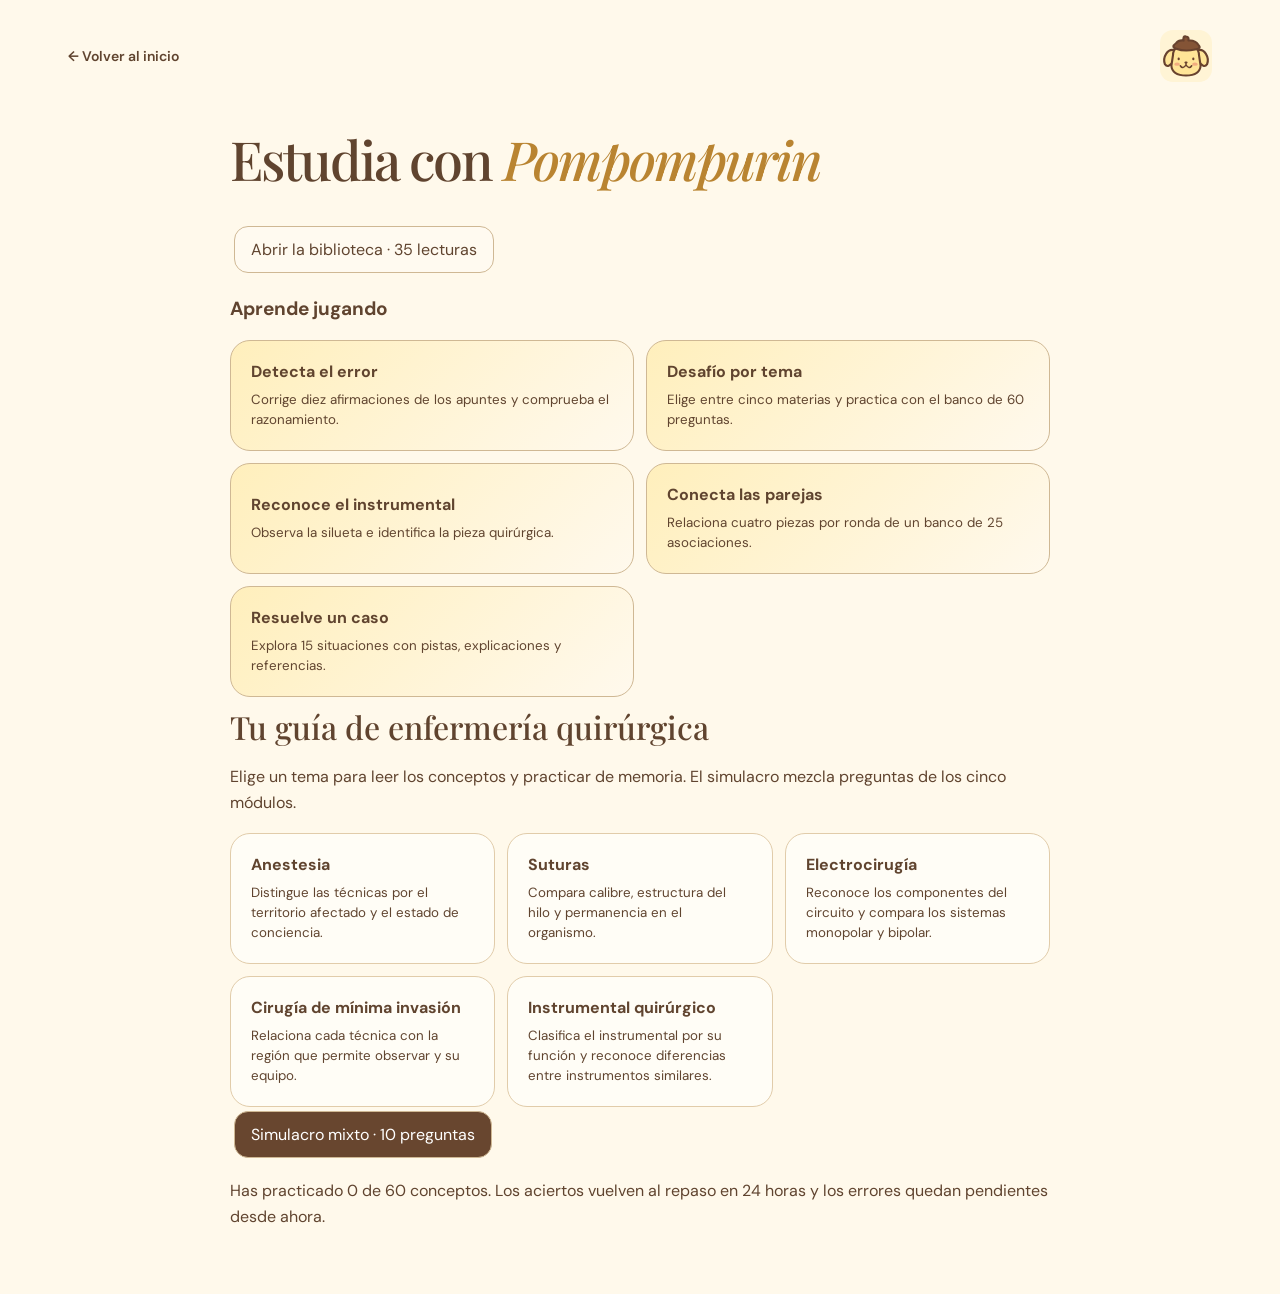
<file: estudio.html>
<!doctype html><html lang="es"><meta charset="utf-8"><meta name="viewport" content="width=device-width,initial-scale=1"><title>Estudio con Pompompurin</title><link rel="icon" href="favicon.svg"><link rel="stylesheet" href="style.css"><link rel="stylesheet" href="estudio.css?v=18e02578dd"><header><a class="brand" href="index.html">← Volver al inicio</a><img src="favicon.svg" alt="Pompompurin" width="52" height="52"></header><main class="study"><h1>Estudia con <em>Pompompurin</em></h1><a class="study-link" href="biblioteca.html?v=e7f74c6670">Abrir la biblioteca · 35 lecturas</a><div id="screen"><p>Si las actividades no aparecen, comprueba que el servidor haya publicado todos los archivos de Estudio.</p></div></main><script src="estudio-datos.js?v=e6fe9e86f1"></script><script src="estudio-lecciones.js?v=22568d6462"></script><script src="instrumental.js?v=e04c6aa5fd"></script><script src="actividades.js?v=1f75b3640a"></script><script src="estudio.js?v=df07659218"></script></html>
</file>
<file: style.css>
@import url('https://fonts.googleapis.com/css2?family=DM+Sans:wght@400;500;600;700&family=Playfair+Display:ital,wght@0,500;0,600;1,500;1,600&display=swap');
:root{--bg:#fff9eb;--ink:#60442f;--muted:#917b62;--line:#e9ddc4;--gold:#d7a84a;--panel:#fffcf4;--glow:#f9eabf}*{box-sizing:border-box}body{margin:0;background:var(--bg);color:var(--ink);font-family:'DM Sans',sans-serif;transition:background .7s,color .7s}.definitions{position:absolute}.grain{position:fixed;inset:0;pointer-events:none;opacity:.16;background-image:url("data:image/svg+xml,%3Csvg viewBox='0 0 180 180' xmlns='http://www.w3.org/2000/svg'%3E%3Cfilter id='n'%3E%3CfeTurbulence type='fractalNoise' baseFrequency='.8' numOctaves='3' stitchTiles='stitch'/%3E%3C/filter%3E%3Cpath fill='%23948164' filter='url(%23n)' opacity='.25' d='M0 0h180v180H0z'/%3E%3C/svg%3E");z-index:5}button,a,label,input{-webkit-tap-highlight-color:transparent}button{font:inherit;cursor:pointer}button:focus-visible,a:focus-visible,label:focus-within,input:focus-visible{outline:3px solid #c58c35;outline-offset:5px}header{max-width:1240px;margin:auto;padding:30px 48px;display:flex;align-items:center;justify-content:space-between}.brand{display:flex;gap:12px;align-items:center;color:var(--ink);text-decoration:none;font-size:14px;font-weight:600}.brand-icon{font-size:28px}.brand-dot{color:var(--gold);font-size:12px;margin-left:8px}.mode{border:1px solid var(--line);background:transparent;border-radius:30px;padding:11px 17px;color:var(--ink);font-size:12px}.mode:hover{background:var(--glow)}main{max-width:1144px;margin:auto}.hero{display:grid;grid-template-columns:1.08fr 1fr;align-items:center;min-height:560px;gap:15px}.eyebrow{font-size:10px;letter-spacing:2px;font-weight:600;display:flex;align-items:center;gap:9px}.eyebrow>span{width:6px;height:6px;background:var(--gold);border-radius:50%}h1{font-family:'Playfair Display',Georgia,serif;font-weight:500;line-height:1.15;font-size:65px;letter-spacing:-2px;margin:26px 0 23px}h1 em{font-weight:500;color:#b98431;font-size:83px;position:relative}.title-star{position:absolute;font-size:42px;top:4px;right:-57px;color:#d0a45a}.intro{font-size:17px;line-height:1.8;margin-bottom:20px}.subcopy{font-size:14px;color:var(--muted);line-height:1.75}.primary{margin-top:17px;background:#6b4931;color:#fff5df;border:0;border-radius:50px;padding:17px 23px;font-size:13px;box-shadow:0 6px 18px #65432314;transition:transform .2s}.primary:hover{transform:translateY(-3px)}.primary span{font-size:21px;margin-left:20px;vertical-align:middle}.tap-hint{font-size:10px;color:var(--muted);margin-top:20px}.tap-hint span{font-size:17px;margin-right:6px}.art{height:500px;position:relative;isolation:isolate}.orbit{position:absolute;width:410px;height:410px;left:50%;top:45px;transform:translateX(-50%);border:1px solid #d6b67140;border-radius:50%;background:radial-gradient(circle,var(--glow),transparent 70%)}.moon{position:absolute;top:45px;right:65px;width:119px;height:119px;border-radius:50%;background:#f2d27c;box-shadow:0 0 55px #efd18c50;transform:rotate(-18deg)}.moon:after{content:'';position:absolute;background:var(--bg);width:100px;height:100px;border-radius:50%;top:-14px;left:32px;transition:background .7s}.main-purin{width:320px;position:absolute;top:115px;left:50%;transform:translateX(-50%) rotate(-7deg);z-index:2;filter:drop-shadow(0 12px 5px #94632a0b);animation:breathe 4s ease-in-out infinite}.cloud{position:absolute;background:#fffdf6;border-radius:50%;box-shadow:0 15px 26px #b79a5720}.cloud:before,.cloud:after{content:'';position:absolute;background:inherit;border-radius:50%}.cloud-back{width:330px;height:87px;bottom:101px;left:100px;transform:rotate(-6deg);z-index:1}.cloud-back:before{width:120px;height:90px;left:-30px;top:-5px}.cloud-back:after{width:140px;height:90px;right:-15px;top:-25px}.cloud-front{width:290px;height:69px;bottom:80px;left:98px;z-index:3}.cloud-front:before{width:110px;height:75px;left:-22px;top:-18px}.cloud-front:after{width:120px;height:65px;right:-35px;top:-4px}.art-star{position:absolute;color:#cd9e48;animation:twinkle 3s ease-in-out infinite;font-size:28px}.s1{top:71px;left:85px}.s2{top:205px;right:30px;font-size:36px}.s3{bottom:97px;left:40px;font-size:19px}.s4{top:15px;left:220px;font-size:17px}.dot{position:absolute;background:#d7b36e;width:5px;height:5px;border-radius:50%}.d1{top:165px;left:41px}.d2{bottom:63px;right:130px}.d3{top:110px;right:13px}.sleep{position:absolute;top:135px;left:120px;color:#a9926b;transform:rotate(-12deg);font-family:Georgia,serif;font-style:italic}.sleep b{font-size:23px;position:relative;top:-17px}.sleep strong{font-size:30px;position:relative;top:-36px}.little-heart{position:absolute;right:52px;bottom:107px;color:#c09565;font-size:36px;transform:rotate(15deg)}.art-note{position:absolute;left:0;bottom:23px;width:100%;text-align:center;font:italic 17px 'Playfair Display',Georgia,serif;color:var(--muted)}.music{margin:34px 0 0;border:1px solid var(--line);border-radius:22px;background:var(--panel);padding:26px 29px 17px;display:flex;align-items:center;gap:22px;flex-wrap:wrap;box-shadow:0 8px 25px #75522903}.record{width:64px;height:64px;border-radius:50%;background:repeating-radial-gradient(circle,#755035 0 2px,#63452f 3px 5px);display:grid;place-items:center;flex-shrink:0}.record span{border-radius:50%;background:#edcf88;width:26px;height:26px;text-align:center;line-height:26px;color:#765132}.playing .record{animation:spin 8s linear infinite}.music-info{flex:1;min-width:180px}.music-info .eyebrow{font-size:8px;letter-spacing:1.7px;color:var(--muted)}h2{font-family:'Playfair Display',Georgia,serif;font-size:23px;font-weight:500;margin:8px 0}.music-info p{font-size:11px;color:var(--muted);margin:7px 0 0;overflow-wrap:anywhere}.play{border:1px solid var(--line);background:var(--glow);width:43px;height:43px;border-radius:50%;color:var(--ink)}.play:disabled{opacity:.4;cursor:default}.upload{border:1px solid var(--line);border-radius:30px;padding:12px 18px;font-size:12px;cursor:pointer;display:flex;gap:8px;align-items:center}.upload:hover{background:var(--glow)}.music-note{width:100%;font-size:9px;color:var(--muted);margin:0;text-align:center}.timeline{width:100%;align-items:center;gap:12px;font-size:11px}.timeline:not([hidden]){display:flex}.timeline input{accent-color:#ae7a35;flex:1;min-width:0}.volume{display:flex;gap:9px;align-items:center}.volume input{width:80px}#audio-status:empty{display:none}#audio-status{font-size:12px;margin:0}.closing{display:flex;align-items:center;justify-content:center;gap:27px;margin:36px 0 31px}.closing>span{color:#cba46b;font-size:12px}.closing p{text-align:center;font-size:12px;line-height:1.9;color:var(--muted)}.closing strong{font-weight:400;color:var(--ink)}footer{max-width:1144px;margin:auto;border-top:1px solid var(--line);display:flex;justify-content:space-between;align-items:center;padding:23px 0 25px;font-size:9px;color:var(--muted);letter-spacing:1.4px}footer>span:last-child{letter-spacing:0;font-size:12px}.footer-heart{padding-left:8px;color:#b48c56;font-size:18px}#rain{position:fixed;inset:0;pointer-events:none;z-index:20;overflow:hidden}.falling{position:absolute;top:-120px;width:80px;animation:fall 3s cubic-bezier(.25,.1,.6,1) forwards}.night{--bg:#292b39;--ink:#f8e9c6;--muted:#c0b49f;--line:#4c4850;--panel:#323340;--glow:#57503b}.night h1 em{color:#efd18c}.night .cloud{background:#ddd9d4}.night .primary{background:#efd18c;color:#50392c}dialog{border:1px solid var(--line);border-radius:28px;background:var(--bg);color:var(--ink);max-width:440px;width:90%;text-align:center;padding:32px 40px;box-shadow:0 30px 100px #241c3340}dialog::backdrop{background:#332a3066;backdrop-filter:blur(6px)}dialog #close{position:absolute;right:16px;top:10px;border:0;background:transparent;color:var(--muted);font-size:30px}dialog .eyebrow{justify-content:center}dialog h2{font-size:35px}dialog p:not(.eyebrow){font-size:14px;line-height:1.8}dialog svg{width:140px;margin:-10px 0 -20px}.letter-star{font-size:42px;color:var(--gold)}.signature{font-family:Georgia,serif;font-style:italic}@keyframes breathe{50%{transform:translateX(-50%) translateY(-9px) rotate(-5deg)}}@keyframes twinkle{50%{opacity:.45;transform:scale(.8)}}@keyframes spin{to{transform:rotate(360deg)}}@keyframes fall{to{transform:translate(var(--drift),calc(100vh + 150px)) rotate(var(--rotation));opacity:.65}}@media(min-width:1500px){.hero{min-height:620px}}@media(max-width:1200px){main,footer{margin-left:6%;margin-right:6%}header{padding-left:6%;padding-right:6%}h1{font-size:55px}h1 em{font-size:73px}.art{transform:scale(.9);transform-origin:center}}/* Mobile and tablet layouts keep the illustration inside its own fluid canvas. */
.hero > * { min-width: 0; }
button { touch-action: manipulation; }
dialog { max-height: calc(100dvh - 32px); overflow-y: auto; overscroll-behavior: contain; }
dialog #close { min-width: 44px; min-height: 44px; }
@media (max-width: 1000px) {
  header { padding: 20px 5%; gap: 14px; }
  main, footer { margin-left: 5%; margin-right: 5%; }
  .hero { grid-template-columns: 1fr; min-height: auto; gap: 12px; text-align: center; padding-top: 28px; }
  .copy { width: 100%; max-width: 620px; margin: auto; }
  .copy .eyebrow { justify-content: center; }
  h1 { font-size: clamp(36px, 7vw, 58px); line-height: 1.16; letter-spacing: -1.5px; margin: 20px 0; }
  h1 em { font-size: clamp(55px, 10vw, 78px); }
  .title-star { font-size: .43em; right: -.8em; top: .15em; }
  .intro { font-size: 16px; line-height: 1.75; margin: 0 auto 14px; }
  .subcopy { font-size: 14px; margin: 0; }
  .primary { min-height: 50px; max-width: 100%; margin-top: 22px; padding: 13px 22px; font-size: 14px; }
  .primary span { margin-left: 12px; }
  .tap-hint { max-width: 300px; margin: 15px auto 0; font-size: 12px; line-height: 1.65; text-wrap: pretty; }
  .art { width: min(100%, 420px); height: auto; aspect-ratio: 1 / 1.05; margin: 6px auto 0; transform: none; }
  .orbit { width: 88%; height: auto; aspect-ratio: 1; top: 6%; }
  .main-purin { width: 73%; top: 19%; }
  .moon { width: 25%; height: auto; aspect-ratio: 1; top: 5%; right: 7%; }
  .moon:after { width: 86%; height: 86%; top: -12%; left: 27%; }
  .cloud-back { width: 68%; height: 17%; left: 17%; bottom: 20%; }
  .cloud-back:before { width: 36%; height: 100%; left: -9%; top: -6%; }
  .cloud-back:after { width: 42%; height: 100%; right: -4%; top: -28%; }
  .cloud-front { width: 62%; height: 15%; left: 18%; bottom: 16%; }
  .cloud-front:before { width: 38%; height: 108%; left: -8%; top: -26%; }
  .cloud-front:after { width: 41%; height: 94%; right: -12%; top: -6%; }
  .s1 { top: 12%; left: 8%; }
  .s2 { top: 42%; right: 2%; }
  .s3 { bottom: 20%; left: 2%; }
  .s4 { top: 0; left: 46%; }
  .d1 { top: 34%; left: 3%; }
  .d2 { bottom: 10%; right: 27%; }
  .d3 { top: 23%; right: 1%; }
  .sleep { top: 25%; left: 20%; }
  .little-heart { right: 3%; bottom: 20%; font-size: 30px; }
  .art-note { bottom: 2%; font-size: 16px; }
  .closing { gap: 18px; margin: 20px 0 24px; }
  .closing p { font-size: 14px; }
  footer { gap: 12px; padding-bottom: max(24px, env(safe-area-inset-bottom)); }
}
@media (max-width: 480px) {
  header { padding: max(14px, env(safe-area-inset-top)) 5% 12px; }
  .brand { font-size: 12px; gap: 6px; }
  .brand-icon { font-size: 25px; }
  .brand-dot { display: none; }
  .mode { min-height: 44px; flex-shrink: 0; padding: 10px 12px; font-size: 12px; }
  .hero { padding-top: 22px; }
  .eyebrow { font-size: 9px; letter-spacing: 1.5px; }
  .intro { font-size: 15px; max-width: 330px; }
  .desktop { display: none; }
  .art { margin-top: 12px; }
  footer { flex-direction: column; text-align: center; font-size: 9px; letter-spacing: 1px; padding-top: 20px; }
  footer > span:last-child { font-size: 12px; }
  dialog { width: calc(100% - 28px); padding: 30px 22px 22px; border-radius: 24px; }
  dialog h2 { font-size: clamp(28px, 8vw, 35px); }
  dialog p:not(.eyebrow) { font-size: 14px; }
}
@media (max-width: 360px) {
  .brand { font-size: 11px; }
  .mode { padding-inline: 9px; font-size: 11px; }
  .primary { font-size: 13px; padding-inline: 17px; }
  .tap-hint { max-width: 260px; }
}
@media(prefers-reduced-motion:reduce){*,*:before,*:after{animation:none!important;transition:none!important}.falling{top:var(--touch-y);opacity:.9}}
/* Time-of-day scenes: same fluid illustration, different sky and details. */
.scene-status { margin: -12px 5% 0; text-align: right; color: var(--muted); font-size: 11px; line-height: 1.6; }
.scene-flowers { display: none; position: absolute; inset: 0; pointer-events: none; z-index: 4; color: #c6964f; }
.scene-flowers span { position: absolute; font-size: clamp(26px, 5vw, 40px); }
.scene-flowers span:nth-child(1) { left: 5%; bottom: 19%; transform: rotate(-14deg); }
.scene-flowers span:nth-child(2) { right: 4%; bottom: 26%; color: #da9b92; }
.scene-flowers span:nth-child(3) { left: 19%; top: 15%; font-size: 22px; }
body[data-scene='morning'] { --bg: #fff9e8; --glow: #f7e9ab; --ink: #60442f; --muted: #887151; }
body[data-scene='afternoon'] { --bg: #fff0e2; --glow: #f4c7a2; --ink: #6a4032; --muted: #94705e; --line: #e8cdb8; }
body[data-scene='morning'] .moon, body[data-scene='afternoon'] .moon { background: #efc45e; box-shadow: 0 0 0 10px #efc45e15, 0 0 48px #eeb74840; }
body[data-scene='morning'] .moon:after, body[data-scene='afternoon'] .moon:after { display: none; }
body[data-scene='afternoon'] .moon { background: #eaa16a; top: 18%; box-shadow: 0 0 0 12px #eaa16a18, 0 0 60px #eaa16a60; }
body[data-scene='afternoon'] .cloud { background: #fff5e9; }
body[data-scene='morning'] .sleep, body[data-scene='afternoon'] .sleep { visibility: hidden; }
body[data-scene='morning'] .scene-flowers { display: block; }
body[data-scene='morning'] .s1, body[data-scene='morning'] .s3 { visibility: hidden; }
body[data-scene='afternoon'] .art-star { opacity: .45; animation: none; }
body[data-scene='night'] .art-star { color: #f3d48b; }
@media(max-width:480px) { .scene-status { margin-top: -4px; font-size: 10px; } }
</file>
<file: estudio.css>
.study{width:min(92%,820px);margin:0 auto 4rem}.study h1{font-size:clamp(32px,6vw,54px);margin:1rem 0 2rem}.study h1 em{font-size:inherit}.study h2{font-size:clamp(24px,4vw,32px)}.study h3{font-size:19px}.study p{line-height:1.65}.study button,.study-link{border:1px solid #cfb894;background:#fffaf0;color:#60442f;border-radius:14px;padding:12px 16px;min-height:44px;margin:4px;font:inherit;cursor:pointer}.study-link{text-decoration:none;display:inline-flex;align-items:center}.study .accent{background:#68462f;color:white}.study .grid{display:grid;grid-template-columns:repeat(auto-fit,minmax(min(100%,230px),1fr));gap:12px}.study .tile,.study article{border:1px solid #e1ccaa;border-radius:20px;background:#fffdf6;padding:20px;margin:10px 0}.study .tile{width:100%;margin:0;text-align:left}.tile strong,.tile small{display:block}.tile small{margin-top:8px;line-height:1.5}.study .choice{display:block;width:100%;margin:8px 0;text-align:left}.study small{overflow-wrap:anywhere}.study :focus-visible{outline:3px solid #96651e}.study button:hover{border-color:#9f773f}.study .feedback{border-left:3px solid #b08c44;padding-left:12px}header .study-link{margin-left:auto;margin-right:10px}.night .study-link{color:#60442f}@media(max-width:480px){header .study-link{padding:9px;font-size:12px;margin-right:0}.study article{padding:15px}}
.practice-grid,.pair-board {display:grid;grid-template-columns:repeat(2,minmax(0,1fr));gap:12px}
.study .activity-tile {text-align:left;padding:20px;background:linear-gradient(135deg,#ffefbc,#fff9ed);margin:0;border-radius:20px}
.activity-tile strong,.activity-tile small {display:block}
.activity-tile small {line-height:1.5;margin-top:8px}
.study .pair {display:block;width:100%;min-height:58px;margin:8px 0;overflow-wrap:anywhere}
.study .pair[aria-pressed=true] {background:#ffe294;border-color:#94672d;box-shadow:0 0 0 2px #94672d}
.study .pair:disabled {background:#e6f0da;color:#436044;border-color:#95ac86;cursor:default}
.study progress {display:block;width:100%;height:10px;margin:18px 0;accent-color:#a57a33;border:0;border-radius:12px;overflow:hidden;background:#eee0c7}
.study progress::-webkit-progress-bar {background:#eee0c7}.study progress::-webkit-progress-value {background:linear-gradient(90deg,#d8a344,#a97c44);transition:width .4s ease}
.study details {padding:10px 0}.study summary {cursor:pointer;padding:6px;color:#795427}
@media(max-width:520px){.practice-grid{grid-template-columns:1fr}.pair-board{gap:7px}.study .pair{padding:9px;font-size:14px}}
@media(prefers-reduced-motion:no-preference){
  .study article,.study .pair-board,.study .feedback,.study article h3,.study [role=status]:not(:empty){animation:study-arrive .32s ease-out both}
  .study .tile,.study .activity-tile{animation:study-arrive .4s backwards;transition:transform .18s,box-shadow .18s}
  .study .tile:nth-child(2),.study .activity-tile:nth-child(2){animation-delay:55ms}.study .tile:nth-child(3){animation-delay:100ms}.study .tile:nth-child(4){animation-delay:145ms}.study .tile:nth-child(5){animation-delay:190ms}
  .study .pair:disabled{animation:study-match .38s ease-out}
  @media(hover:hover){.study .tile:hover,.study .activity-tile:hover{transform:translateY(-3px);box-shadow:0 7px 18px #82542f17}}
}
@keyframes study-arrive{from{opacity:0;transform:translateY(9px)}to{opacity:1;transform:translateY(0)}}
@keyframes study-match{50%{transform:scale(.96)}}
.instrument-drawing {background:radial-gradient(ellipse at center,#fffdf8,#f7ecd3);border:1px solid #e3d4b5;border-radius:16px;padding:clamp(4px,2vw,18px)}
.instrument-drawing svg {display:block;width:min(100%,480px);margin:auto;fill:#c5cdd0;stroke:#49585d;stroke-width:3}
.instrument-drawing ellipse {fill:none;stroke-width:6}
.instrument-drawing.identified .instrument-feature {fill:#f9ce71;stroke:#8a5529}
@media(prefers-reduced-motion:no-preference){.instrument-feature{transition:fill .35s,stroke .35s}.identified .instrument-feature{animation:instrument-glow .65s ease-out}}
@keyframes instrument-glow{50%{filter:drop-shadow(0 0 4px #dda844)}}
</file>
